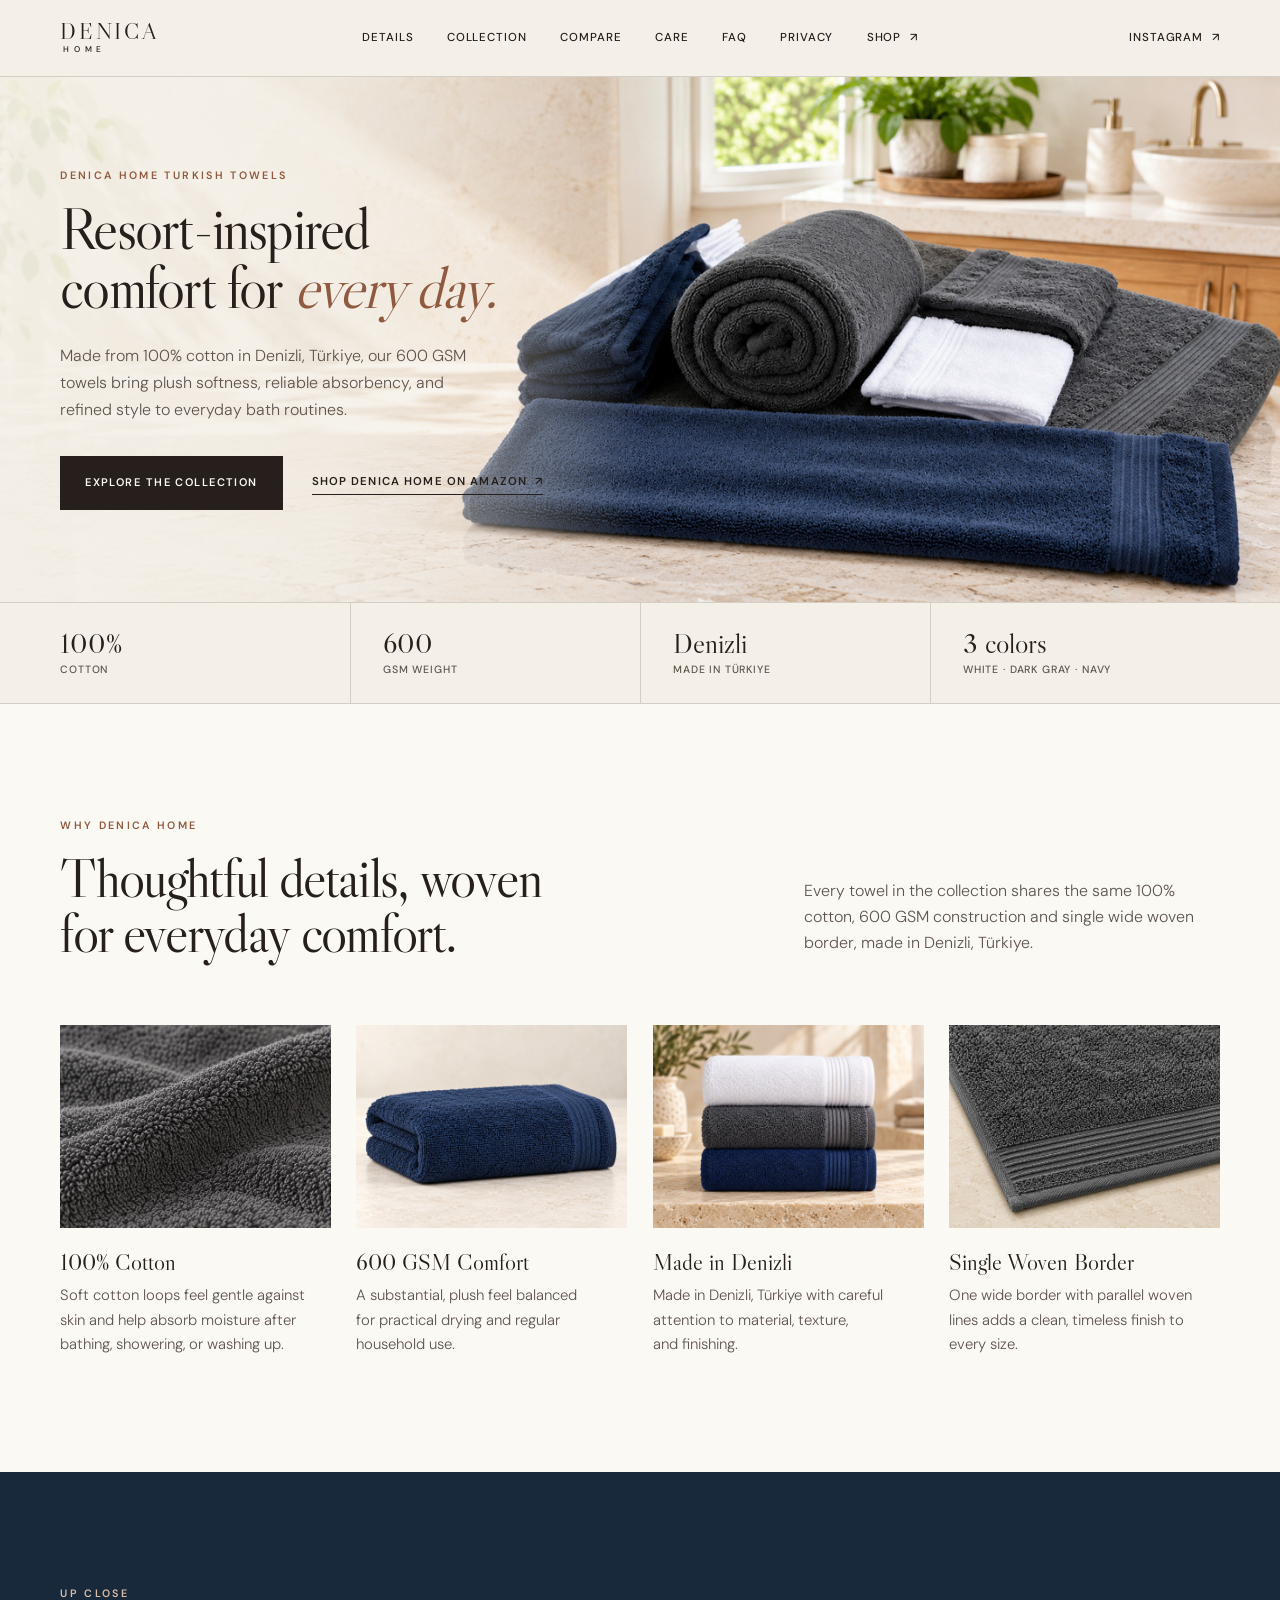
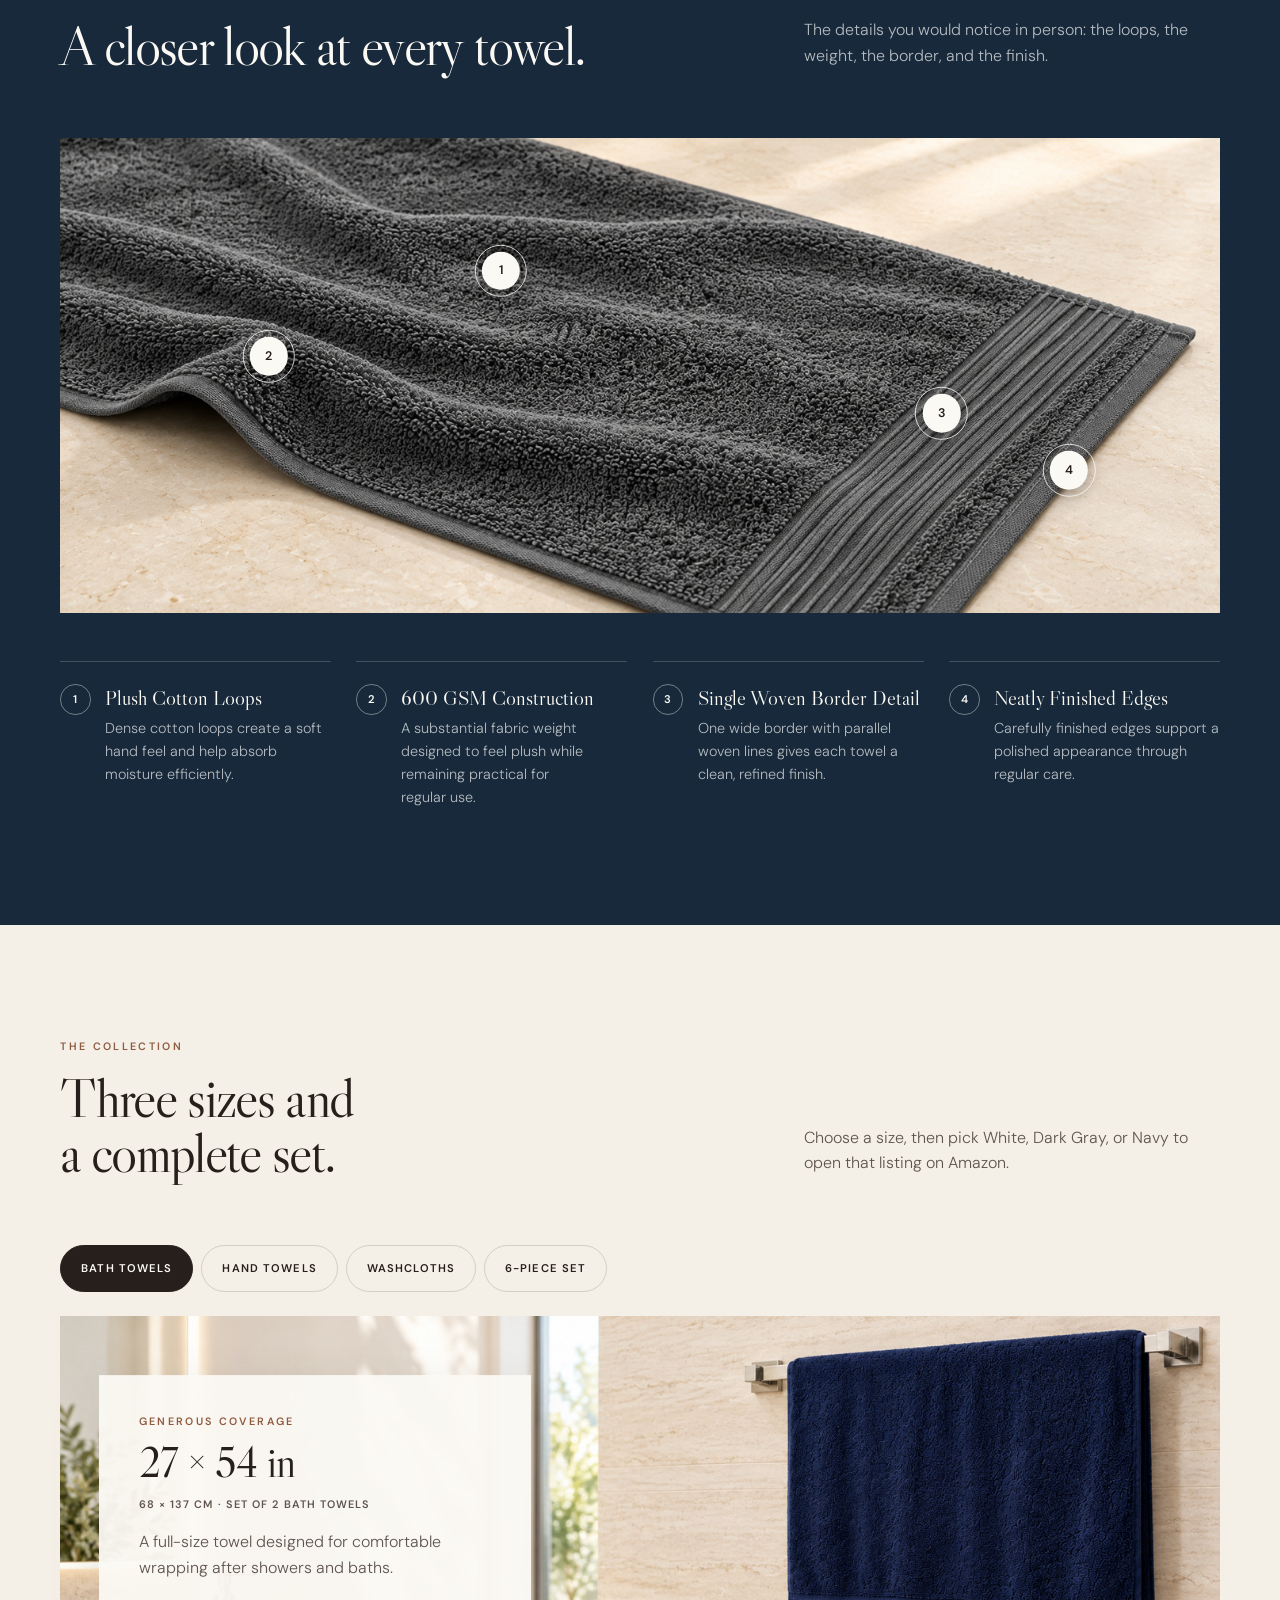
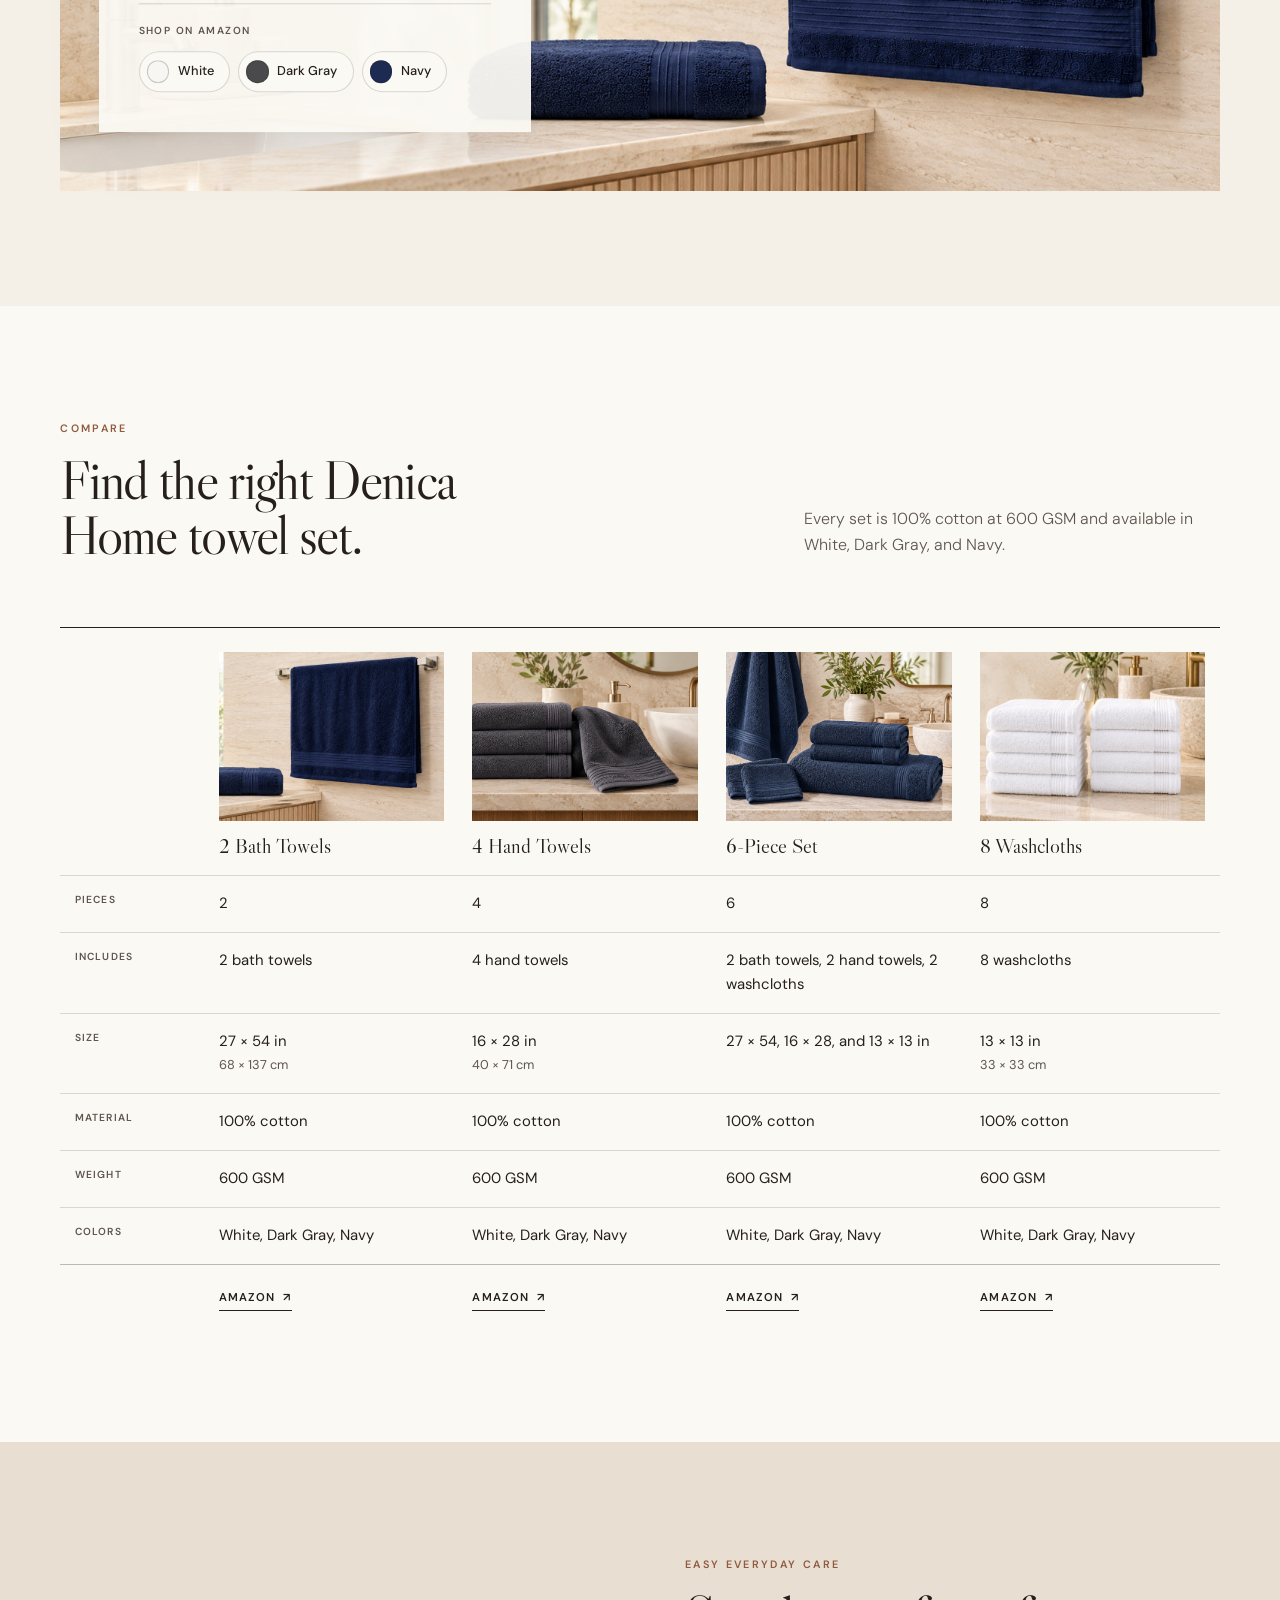
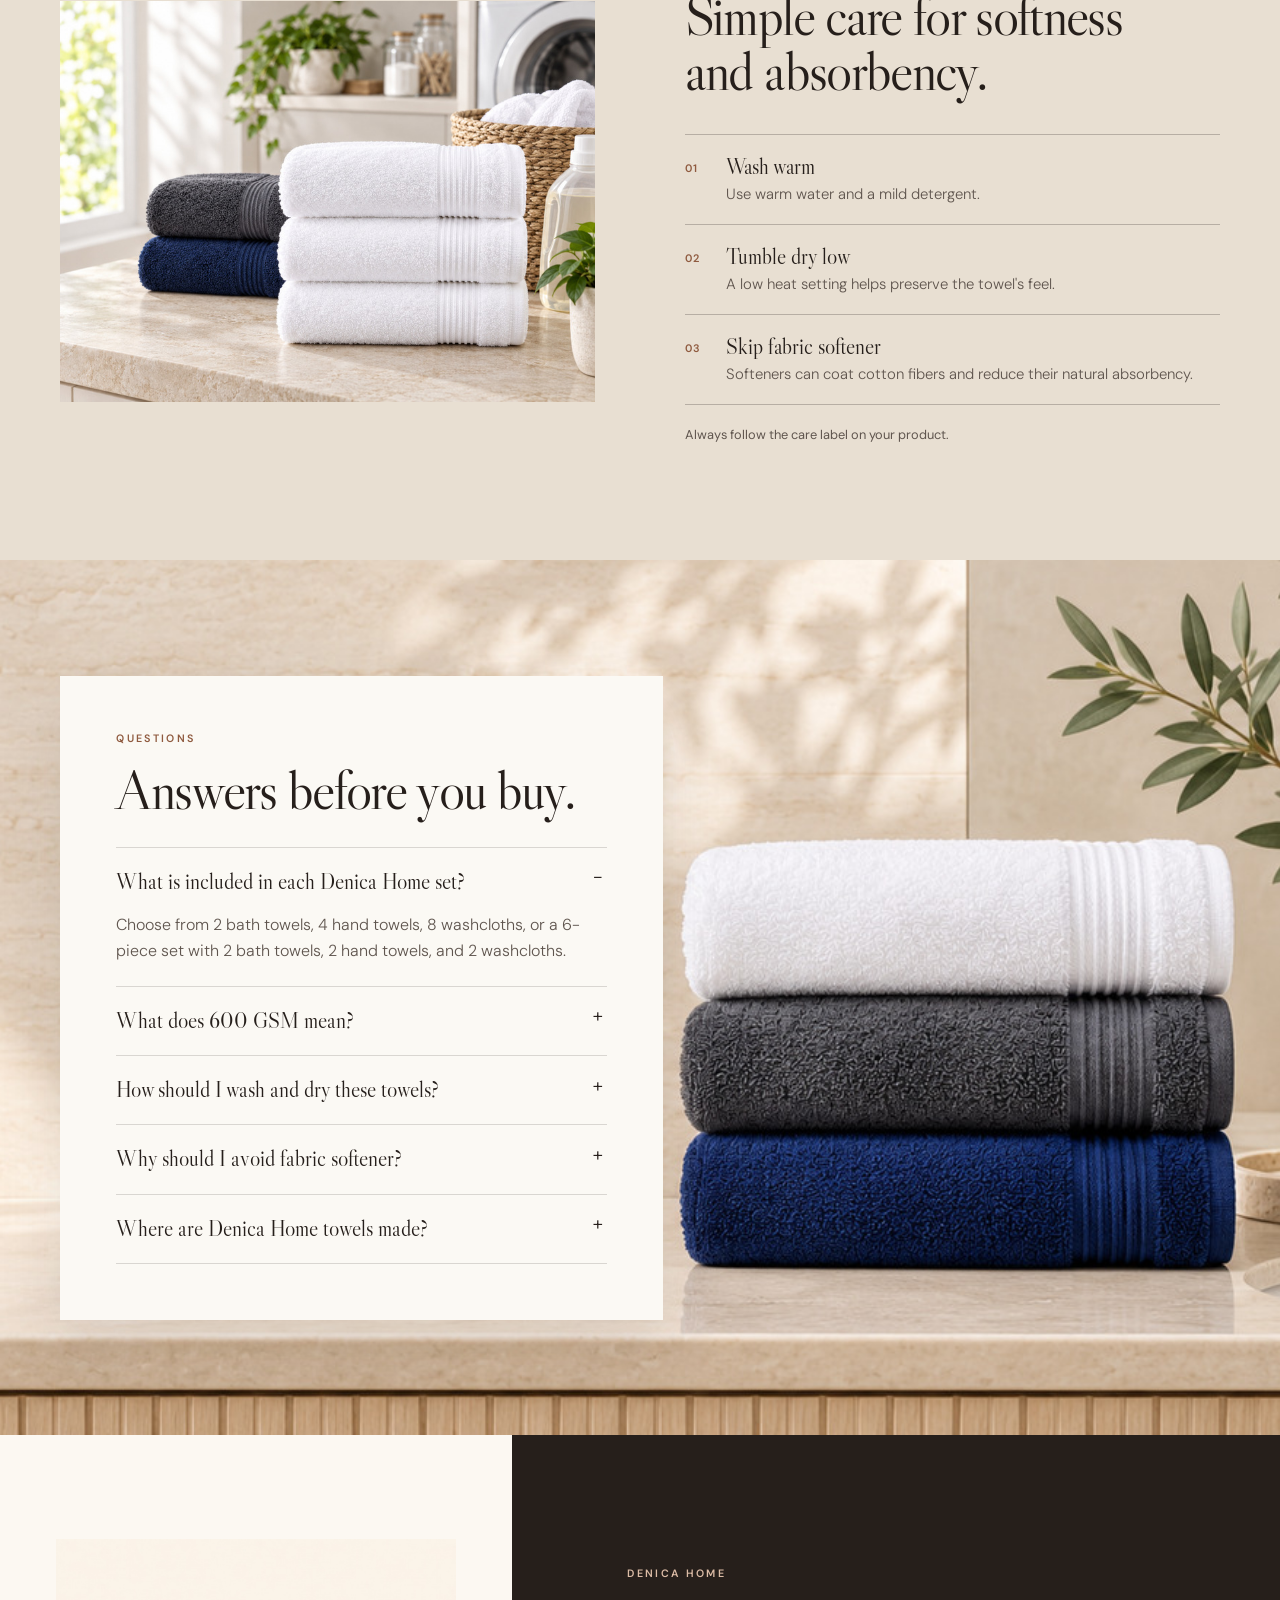
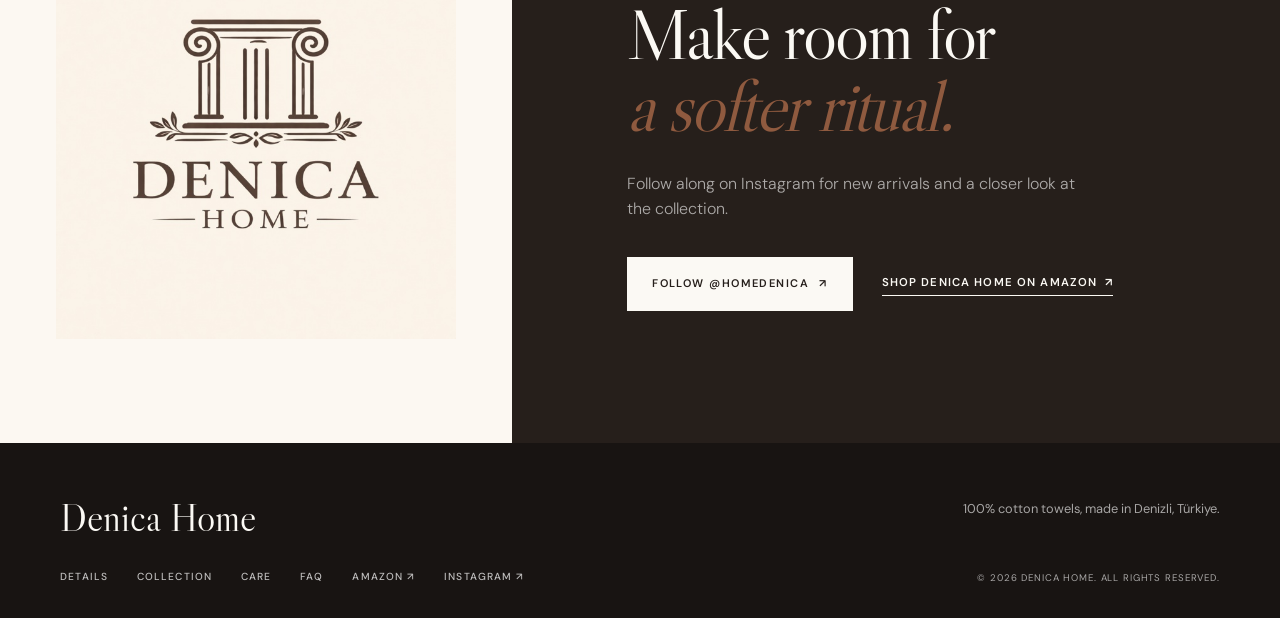
<file: index.html>
<!doctype html>
<html lang="en">
  <head>
    <meta charset="UTF-8" />
    <meta name="viewport" content="width=device-width, initial-scale=1" />
    <title>Denica Home | 100% Cotton Turkish Towels, Made in Denizli</title>
    <meta
      name="description"
      content="Denica Home makes 600 GSM, 100% cotton towels in Denizli, Türkiye. Bath towels, hand towels, washcloths, and 6-piece sets in White, Dark Gray, and Navy."
    />
    <link rel="canonical" href="https://denicahome.com/" />
    <meta name="theme-color" content="#f4f0e8" />
    <link rel="icon" type="image/png" href="favicon.png" />
    <link rel="apple-touch-icon" href="apple-touch-icon.png" />
    <meta property="og:type" content="website" />
    <meta property="og:site_name" content="Denica Home" />
    <meta property="og:title" content="Denica Home | Turkish Cotton Towels" />
    <meta
      property="og:description"
      content="Resort-inspired comfort for every day: 600 GSM, 100% cotton towels made in Denizli, Türkiye."
    />
    <meta property="og:url" content="https://denicahome.com/" />
    <meta property="og:image" content="https://denicahome.com/assets/images/hero-desktop.jpg" />
    <meta property="og:image:width" content="1464" />
    <meta property="og:image:height" content="600" />
    <meta
      property="og:image:alt"
      content="White, dark gray, and navy Denica Home cotton towels arranged in a bright modern bathroom."
    />
    <meta name="twitter:card" content="summary_large_image" />
    <link rel="preconnect" href="https://fonts.googleapis.com" />
    <link rel="preconnect" href="https://fonts.gstatic.com" crossorigin />
    <link
      href="https://fonts.googleapis.com/css2?family=DM+Sans:wght@300;400;500;600&family=Libre+Caslon+Display&display=swap"
      rel="stylesheet"
    />
    <link rel="stylesheet" href="styles.css" />
    <script>document.documentElement.classList.add("js");</script>
    <script src="script.js" defer></script>
    <script type="application/ld+json">
      {
        "@context": "https://schema.org",
        "@type": "Organization",
        "name": "Denica Home",
        "url": "https://denicahome.com/",
        "logo": "https://denicahome.com/assets/images/logo.jpg",
        "sameAs": [
          "https://www.instagram.com/homedenica",
          "https://www.amazon.com/stores/page/C62F9D88-0C11-45D5-887A-6C8369CAFEA2"
        ]
      }
    </script>
  </head>
  <body>
    <a class="skip-link" href="#main">Skip to content</a>

    <header class="site-header" data-header>
      <div class="nav-shell">
        <a class="wordmark" href="#top" aria-label="Denica Home, back to top">
          <span>Denica</span>
          <small>Home</small>
        </a>
        <button
          class="menu-toggle"
          type="button"
          aria-expanded="false"
          aria-controls="site-nav"
          data-menu-toggle
        >
          <span class="sr-only">Open menu</span>
          <span></span>
          <span></span>
        </button>
        <nav class="site-nav" id="site-nav" aria-label="Primary navigation" data-nav>
          <a href="#details">Details</a>
          <a href="#collection">Collection</a>
          <a href="#compare">Compare</a>
          <a href="#care">Care</a>
          <a href="#faq">FAQ</a>
          <a href="/privacy-policy.html">Privacy</a>
          <a
            class="nav-shop"
            href="https://www.amazon.com/stores/page/C62F9D88-0C11-45D5-887A-6C8369CAFEA2"
            target="_blank"
            rel="noopener"
          >
            Shop <span aria-hidden="true">↗</span>
          </a>
        </nav>
        <a
          class="nav-link-external"
          href="https://www.instagram.com/homedenica"
          target="_blank"
          rel="noopener"
        >
          Instagram <span aria-hidden="true">↗</span>
        </a>
      </div>
    </header>

    <main id="main">
      <!-- Module 1: hero -->
      <section class="hero" id="top">
        <picture class="hero-media">
          <source
            media="(max-width: 760px)"
            srcset="assets/images/hero-mobile.jpg"
            width="600"
            height="450"
          />
          <img
            src="assets/images/hero-desktop.jpg"
            width="1464"
            height="600"
            alt="White, dark gray, and navy Denica Home cotton towels arranged in a bright modern bathroom."
            fetchpriority="high"
          />
        </picture>
        <div class="hero-copy">
          <p class="kicker">Denica Home Turkish Towels</p>
          <h1>Resort-inspired comfort for <em>every day.</em></h1>
          <p class="hero-intro">
            Made from 100% cotton in Denizli, Türkiye, our 600 GSM towels bring plush softness,
            reliable absorbency, and refined style to everyday bath routines.
          </p>
          <div class="hero-actions">
            <a class="button button-dark" href="#collection">Explore the collection</a>
            <a
              class="text-link"
              href="https://www.amazon.com/stores/page/C62F9D88-0C11-45D5-887A-6C8369CAFEA2"
              target="_blank"
              rel="noopener"
            >
              Shop Denica Home on Amazon <span aria-hidden="true">↗</span>
            </a>
          </div>
        </div>
      </section>

      <section class="facts" aria-label="Product highlights">
        <dl class="container facts-list">
          <div><dt>100%</dt><dd>Cotton</dd></div>
          <div><dt>600</dt><dd>GSM weight</dd></div>
          <div><dt>Denizli</dt><dd>Made in Türkiye</dd></div>
          <div><dt>3 colors</dt><dd>White · Dark Gray · Navy</dd></div>
        </dl>
      </section>

      <!-- Module 2: four details -->
      <section class="section details" id="details">
        <div class="container">
          <div class="section-head reveal">
            <div>
              <p class="kicker">Why Denica Home</p>
              <h2>Thoughtful details, woven for everyday comfort.</h2>
            </div>
            <p>
              Every towel in the collection shares the same 100% cotton, 600 GSM construction and
              single wide woven border, made in Denizli, Türkiye.
            </p>
          </div>

          <ul class="feature-grid">
            <li class="feature-card reveal">
              <img
                src="assets/images/detail-cotton.jpg"
                width="600"
                height="450"
                loading="lazy"
                alt="Close-up of dense dark gray cotton terry loops."
              />
              <h3>100% Cotton</h3>
              <p>
                Soft cotton loops feel gentle against skin and help absorb moisture after bathing,
                showering, or washing up.
              </p>
            </li>
            <li class="feature-card reveal">
              <img
                src="assets/images/detail-gsm.jpg"
                width="600"
                height="450"
                loading="lazy"
                alt="Folded navy Denica Home towel showing its plush thickness."
              />
              <h3>600 GSM Comfort</h3>
              <p>A substantial, plush feel balanced for practical drying and regular household use.</p>
            </li>
            <li class="feature-card reveal">
              <img
                src="assets/images/detail-denizli.jpg"
                width="600"
                height="450"
                loading="lazy"
                alt="Stack of white, dark gray, and navy Denica Home towels on a stone ledge."
              />
              <h3>Made in Denizli</h3>
              <p>Made in Denizli, Türkiye with careful attention to material, texture, and finishing.</p>
            </li>
            <li class="feature-card reveal">
              <img
                src="assets/images/detail-border.jpg"
                width="600"
                height="450"
                loading="lazy"
                alt="Corner of a dark gray towel showing the woven border and finished edge."
              />
              <h3>Single Woven Border</h3>
              <p>One wide border with parallel woven lines adds a clean, timeless finish to every size.</p>
            </li>
          </ul>
        </div>
      </section>

      <!-- Module 3: hotspots -->
      <section class="section closeup" id="closeup" aria-labelledby="closeup-title">
        <div class="container">
          <div class="section-head reveal">
            <div>
              <p class="kicker">Up close</p>
              <h2 id="closeup-title">A closer look at every towel.</h2>
            </div>
            <p>The details you would notice in person: the loops, the weight, the border, and the finish.</p>
          </div>

          <figure class="closeup-figure reveal">
            <picture>
              <source
                media="(max-width: 760px)"
                srcset="assets/images/closeup-mobile.jpg"
                width="600"
                height="450"
              />
              <img
                src="assets/images/closeup-desktop.jpg"
                width="1464"
                height="600"
                loading="lazy"
                alt="Close-up of a Denica Home 600 GSM cotton towel showing loops, its single wide woven border, and finished edge."
              />
            </picture>
            <span class="pin" data-hotspot="1" style="--x: 38%; --y: 28%; --mx: 62%; --my: 22%" aria-hidden="true">1</span>
            <span class="pin" data-hotspot="2" style="--x: 18%; --y: 46%; --mx: 28%; --my: 42%" aria-hidden="true">2</span>
            <span class="pin" data-hotspot="3" style="--x: 76%; --y: 58%; --mx: 70%; --my: 66%" aria-hidden="true">3</span>
            <span class="pin" data-hotspot="4" style="--x: 87%; --y: 70%; --mx: 14%; --my: 63%" aria-hidden="true">4</span>
          </figure>

          <ol class="closeup-list">
            <li data-hotspot="1">
              <span class="closeup-num" aria-hidden="true">1</span>
              <div>
                <h3>Plush Cotton Loops</h3>
                <p>Dense cotton loops create a soft hand feel and help absorb moisture efficiently.</p>
              </div>
            </li>
            <li data-hotspot="2">
              <span class="closeup-num" aria-hidden="true">2</span>
              <div>
                <h3>600 GSM Construction</h3>
                <p>A substantial fabric weight designed to feel plush while remaining practical for regular use.</p>
              </div>
            </li>
            <li data-hotspot="3">
              <span class="closeup-num" aria-hidden="true">3</span>
              <div>
                <h3>Single Woven Border Detail</h3>
                <p>One wide border with parallel woven lines gives each towel a clean, refined finish.</p>
              </div>
            </li>
            <li data-hotspot="4">
              <span class="closeup-num" aria-hidden="true">4</span>
              <div>
                <h3>Neatly Finished Edges</h3>
                <p>Carefully finished edges support a polished appearance through regular care.</p>
              </div>
            </li>
          </ol>
        </div>
      </section>

      <!-- Module 4: collection carousel -->
      <section class="section collection" id="collection">
        <div class="container">
          <div class="section-head reveal">
            <div>
              <p class="kicker">The collection</p>
              <h2>Three sizes and a complete set.</h2>
            </div>
            <p>Choose a size, then pick White, Dark Gray, or Navy to open that listing on Amazon.</p>
          </div>

          <div class="tabs reveal" data-tabs>
            <div class="tab-list" role="tablist" aria-label="Towel sizes and sets">
              <button class="tab" type="button" role="tab" id="tab-bath" aria-controls="panel-bath" aria-selected="true">Bath Towels</button>
              <button class="tab" type="button" role="tab" id="tab-hand" aria-controls="panel-hand" aria-selected="false">Hand Towels</button>
              <button class="tab" type="button" role="tab" id="tab-wash" aria-controls="panel-wash" aria-selected="false">Washcloths</button>
              <button class="tab" type="button" role="tab" id="tab-set" aria-controls="panel-set" aria-selected="false">6-Piece Set</button>
            </div>

            <article class="tab-panel" role="tabpanel" id="panel-bath" aria-labelledby="tab-bath">
              <picture class="panel-media">
                <source media="(max-width: 760px)" srcset="assets/images/size-bath-mobile.jpg" width="600" height="450" />
                <img
                  src="assets/images/size-bath-desktop.jpg"
                  width="1464"
                  height="600"
                  loading="lazy"
                  alt="Navy bath towel hanging on a towel bar beside a folded bath towel on a stone vanity."
                />
              </picture>
              <div class="panel-copy">
                <p class="kicker">Generous coverage</p>
                <h3>27 × 54 in</h3>
                <p class="panel-meta">68 × 137 cm · Set of 2 bath towels</p>
                <p class="panel-body">A full-size towel designed for comfortable wrapping after showers and baths.</p>
                <div class="shop-row">
                  <p class="shop-label">Shop on Amazon</p>
                  <ul class="swatch-links">
                    <li><a class="swatch-link" href="https://www.amazon.com/dp/B0H2NH7V3G" target="_blank" rel="noopener" aria-label="Shop 2 bath towels in White on Amazon"><span class="swatch swatch-white" aria-hidden="true"></span>White</a></li>
                    <li><a class="swatch-link" href="https://www.amazon.com/dp/B0H2N66Z7J" target="_blank" rel="noopener" aria-label="Shop 2 bath towels in Dark Gray on Amazon"><span class="swatch swatch-gray" aria-hidden="true"></span>Dark Gray</a></li>
                    <li><a class="swatch-link" href="https://www.amazon.com/dp/B0H2NKH9DL" target="_blank" rel="noopener" aria-label="Shop 2 bath towels in Navy on Amazon"><span class="swatch swatch-navy" aria-hidden="true"></span>Navy</a></li>
                  </ul>
                </div>
              </div>
            </article>

            <article class="tab-panel" role="tabpanel" id="panel-hand" aria-labelledby="tab-hand">
              <picture class="panel-media">
                <source media="(max-width: 760px)" srcset="assets/images/size-hand-mobile.jpg" width="600" height="450" />
                <img
                  src="assets/images/size-hand-desktop.jpg"
                  width="1464"
                  height="600"
                  loading="lazy"
                  alt="Stack of dark gray hand towels beside a draped hand towel on a stone vanity."
                />
              </picture>
              <div class="panel-copy">
                <p class="kicker">Everyday versatility</p>
                <h3>16 × 28 in</h3>
                <p class="panel-meta">40 × 71 cm · Set of 4 hand towels</p>
                <p class="panel-body">A practical size for sinks, guest bathrooms, and daily hand drying.</p>
                <div class="shop-row">
                  <p class="shop-label">Shop on Amazon</p>
                  <ul class="swatch-links">
                    <li><a class="swatch-link" href="https://www.amazon.com/dp/B0H2N7D4CH" target="_blank" rel="noopener" aria-label="Shop 4 hand towels in White on Amazon"><span class="swatch swatch-white" aria-hidden="true"></span>White</a></li>
                    <li><a class="swatch-link" href="https://www.amazon.com/dp/B0H2N9F9ZK" target="_blank" rel="noopener" aria-label="Shop 4 hand towels in Dark Gray on Amazon"><span class="swatch swatch-gray" aria-hidden="true"></span>Dark Gray</a></li>
                    <li><a class="swatch-link" href="https://www.amazon.com/dp/B0H2NF18XM" target="_blank" rel="noopener" aria-label="Shop 4 hand towels in Navy on Amazon"><span class="swatch swatch-navy" aria-hidden="true"></span>Navy</a></li>
                  </ul>
                </div>
              </div>
            </article>

            <article class="tab-panel" role="tabpanel" id="panel-wash" aria-labelledby="tab-wash">
              <picture class="panel-media">
                <source media="(max-width: 760px)" srcset="assets/images/size-wash-mobile.jpg" width="600" height="450" />
                <img
                  src="assets/images/size-wash-desktop.jpg"
                  width="1464"
                  height="600"
                  loading="lazy"
                  alt="Two stacks of four white washcloths on a marble counter."
                />
              </picture>
              <div class="panel-copy">
                <p class="kicker">Soft daily essential</p>
                <h3>13 × 13 in</h3>
                <p class="panel-meta">33 × 33 cm · Set of 8 washcloths</p>
                <p class="panel-body">Compact cotton washcloths for face, body, and everyday bathroom routines.</p>
                <div class="shop-row">
                  <p class="shop-label">Shop on Amazon</p>
                  <ul class="swatch-links">
                    <li><a class="swatch-link" href="https://www.amazon.com/dp/B0H2N8LWCP" target="_blank" rel="noopener" aria-label="Shop 8 washcloths in White on Amazon"><span class="swatch swatch-white" aria-hidden="true"></span>White</a></li>
                    <li><a class="swatch-link" href="https://www.amazon.com/dp/B0H2NJL583" target="_blank" rel="noopener" aria-label="Shop 8 washcloths in Dark Gray on Amazon"><span class="swatch swatch-gray" aria-hidden="true"></span>Dark Gray</a></li>
                    <li><a class="swatch-link" href="https://www.amazon.com/dp/B0H2N74WW1" target="_blank" rel="noopener" aria-label="Shop 8 washcloths in Navy on Amazon"><span class="swatch swatch-navy" aria-hidden="true"></span>Navy</a></li>
                  </ul>
                </div>
              </div>
            </article>

            <article class="tab-panel" role="tabpanel" id="panel-set" aria-labelledby="tab-set">
              <picture class="panel-media">
                <source media="(max-width: 760px)" srcset="assets/images/size-set-mobile.jpg" width="600" height="450" />
                <img
                  src="assets/images/size-set-desktop.jpg"
                  width="1464"
                  height="600"
                  loading="lazy"
                  alt="Navy 6-piece towel set with bath towels, hand towels, and washcloths on a stone vanity."
                />
              </picture>
              <div class="panel-copy">
                <p class="kicker">Coordinated comfort</p>
                <h3>A complete bath set</h3>
                <p class="panel-meta">2 bath · 2 hand · 2 washcloths</p>
                <p class="panel-body">Includes 2 bath towels, 2 hand towels, and 2 washcloths in one color.</p>
                <div class="shop-row">
                  <p class="shop-label">Shop on Amazon</p>
                  <ul class="swatch-links">
                    <li><a class="swatch-link" href="https://www.amazon.com/dp/B0H2NB3DXV" target="_blank" rel="noopener" aria-label="Shop the 6-piece set in White on Amazon"><span class="swatch swatch-white" aria-hidden="true"></span>White</a></li>
                    <li><a class="swatch-link" href="https://www.amazon.com/dp/B0H2NH65MD" target="_blank" rel="noopener" aria-label="Shop the 6-piece set in Dark Gray on Amazon"><span class="swatch swatch-gray" aria-hidden="true"></span>Dark Gray</a></li>
                    <li><a class="swatch-link" href="https://www.amazon.com/dp/B0H2N4HT84" target="_blank" rel="noopener" aria-label="Shop the 6-piece set in Navy on Amazon"><span class="swatch swatch-navy" aria-hidden="true"></span>Navy</a></li>
                  </ul>
                </div>
              </div>
            </article>
          </div>
        </div>
      </section>

      <!-- Module 6: comparison table -->
      <section class="section compare" id="compare" aria-labelledby="compare-title">
        <div class="container">
          <div class="section-head reveal">
            <div>
              <p class="kicker">Compare</p>
              <h2 id="compare-title">Find the right Denica Home towel set.</h2>
            </div>
            <p>Every set is 100% cotton at 600 GSM and available in White, Dark Gray, and Navy.</p>
          </div>

          <div class="table-wrap reveal" role="region" aria-labelledby="compare-title" tabindex="0">
            <table class="compare-table">
              <colgroup>
                <col class="col-feature" />
                <col span="4" />
              </colgroup>
              <thead>
                <tr>
                  <th scope="col"><span class="sr-only">Feature</span></th>
                  <th scope="col">
                    <img src="assets/images/size-bath-mobile.jpg" width="600" height="450" loading="lazy" alt="" />
                    2 Bath Towels
                  </th>
                  <th scope="col">
                    <img src="assets/images/size-hand-mobile.jpg" width="600" height="450" loading="lazy" alt="" />
                    4 Hand Towels
                  </th>
                  <th scope="col">
                    <img src="assets/images/size-set-mobile.jpg" width="600" height="450" loading="lazy" alt="" />
                    6-Piece Set
                  </th>
                  <th scope="col">
                    <img src="assets/images/size-wash-mobile.jpg" width="600" height="450" loading="lazy" alt="" />
                    8 Washcloths
                  </th>
                </tr>
              </thead>
              <tbody>
                <tr>
                  <th scope="row">Pieces</th>
                  <td>2</td><td>4</td><td>6</td><td>8</td>
                </tr>
                <tr>
                  <th scope="row">Includes</th>
                  <td>2 bath towels</td>
                  <td>4 hand towels</td>
                  <td>2 bath towels, 2 hand towels, 2 washcloths</td>
                  <td>8 washcloths</td>
                </tr>
                <tr>
                  <th scope="row">Size</th>
                  <td>27 × 54 in<br /><small>68 × 137 cm</small></td>
                  <td>16 × 28 in<br /><small>40 × 71 cm</small></td>
                  <td>27 × 54, 16 × 28, and 13 × 13 in</td>
                  <td>13 × 13 in<br /><small>33 × 33 cm</small></td>
                </tr>
                <tr>
                  <th scope="row">Material</th>
                  <td>100% cotton</td><td>100% cotton</td><td>100% cotton</td><td>100% cotton</td>
                </tr>
                <tr>
                  <th scope="row">Weight</th>
                  <td>600 GSM</td><td>600 GSM</td><td>600 GSM</td><td>600 GSM</td>
                </tr>
                <tr>
                  <th scope="row">Colors</th>
                  <td>White, Dark Gray, Navy</td>
                  <td>White, Dark Gray, Navy</td>
                  <td>White, Dark Gray, Navy</td>
                  <td>White, Dark Gray, Navy</td>
                </tr>
              </tbody>
              <tfoot>
                <tr>
                  <th scope="row"><span class="sr-only">Shop</span></th>
                  <td><a class="text-link" href="https://www.amazon.com/dp/B0H2NH7V3G" target="_blank" rel="noopener" aria-label="View 2 bath towels on Amazon">Amazon <span aria-hidden="true">↗</span></a></td>
                  <td><a class="text-link" href="https://www.amazon.com/dp/B0H2N7D4CH" target="_blank" rel="noopener" aria-label="View 4 hand towels on Amazon">Amazon <span aria-hidden="true">↗</span></a></td>
                  <td><a class="text-link" href="https://www.amazon.com/dp/B0H2NB3DXV" target="_blank" rel="noopener" aria-label="View the 6-piece set on Amazon">Amazon <span aria-hidden="true">↗</span></a></td>
                  <td><a class="text-link" href="https://www.amazon.com/dp/B0H2N8LWCP" target="_blank" rel="noopener" aria-label="View 8 washcloths on Amazon">Amazon <span aria-hidden="true">↗</span></a></td>
                </tr>
              </tfoot>
            </table>
          </div>
        </div>
      </section>

      <!-- Module 5: care -->
      <section class="section care" id="care">
        <div class="container care-layout">
          <div class="care-media reveal">
            <img
              src="assets/images/care.jpg"
              width="800"
              height="600"
              loading="lazy"
              alt="Folded Denica Home cotton towels arranged in a clean linen-care setting."
            />
          </div>
          <div class="care-copy reveal">
            <p class="kicker">Easy everyday care</p>
            <h2>Simple care for softness and absorbency.</h2>
            <ol class="care-steps">
              <li>
                <div><strong>Wash warm</strong><span>Use warm water and a mild detergent.</span></div>
              </li>
              <li>
                <div><strong>Tumble dry low</strong><span>A low heat setting helps preserve the towel's feel.</span></div>
              </li>
              <li>
                <div>
                  <strong>Skip fabric softener</strong>
                  <span>Softeners can coat cotton fibers and reduce their natural absorbency.</span>
                </div>
              </li>
            </ol>
            <p class="care-note">Always follow the care label on your product.</p>
          </div>
        </div>
      </section>

      <!-- Module 7: Q&A -->
      <section class="faq" id="faq" aria-labelledby="faq-title">
        <picture class="faq-media">
          <img src="assets/images/faq-background.jpg" width="1464" height="600" loading="lazy" alt="" />
        </picture>
        <div class="container">
          <div class="faq-card reveal">
            <p class="kicker">Questions</p>
            <h2 id="faq-title">Answers before you buy.</h2>
            <div class="accordion">
              <details open>
                <summary>What is included in each Denica Home set?</summary>
                <p>
                  Choose from 2 bath towels, 4 hand towels, 8 washcloths, or a 6-piece set with 2 bath
                  towels, 2 hand towels, and 2 washcloths.
                </p>
              </details>
              <details>
                <summary>What does 600 GSM mean?</summary>
                <p>
                  GSM measures fabric weight. At 600 GSM, Denica Home towels have a plush, substantial
                  feel while remaining practical for regular household use.
                </p>
              </details>
              <details>
                <summary>How should I wash and dry these towels?</summary>
                <p>
                  Wash in warm water with a mild detergent and tumble dry on low. Follow the care label
                  on the product.
                </p>
              </details>
              <details>
                <summary>Why should I avoid fabric softener?</summary>
                <p>
                  Fabric softeners can coat cotton fibers and reduce their natural absorbency. Use a
                  mild detergent instead.
                </p>
              </details>
              <details>
                <summary>Where are Denica Home towels made?</summary>
                <p>Denica Home towels are made from 100% cotton in Denizli, Türkiye.</p>
              </details>
            </div>
          </div>
        </div>
      </section>

      <section class="closing-section">
        <div class="closing-logo">
          <img src="assets/images/logo.jpg" width="640" height="640" loading="lazy" alt="Denica Home" />
        </div>
        <div class="closing-copy reveal">
          <p class="kicker">Denica Home</p>
          <h2>Make room for<br /><em>a softer ritual.</em></h2>
          <p>Follow along on Instagram for new arrivals and a closer look at the collection.</p>
          <div class="closing-actions">
            <a class="button button-light" href="https://www.instagram.com/homedenica" target="_blank" rel="noopener">
              Follow @homedenica <span aria-hidden="true">↗</span>
            </a>
            <a class="text-link text-link-light" href="https://www.amazon.com/stores/page/C62F9D88-0C11-45D5-887A-6C8369CAFEA2" target="_blank" rel="noopener">
              Shop Denica Home on Amazon <span aria-hidden="true">↗</span>
            </a>
          </div>
        </div>
      </section>
    </main>

    <footer class="site-footer">
      <div class="container footer-inner">
        <a class="footer-wordmark" href="#top">Denica Home</a>
        <p>100% cotton towels, made in Denizli, Türkiye.</p>
        <div class="footer-links">
          <a href="#details">Details</a>
          <a href="#collection">Collection</a>
          <a href="#care">Care</a>
          <a href="#faq">FAQ</a>
          <a href="https://www.amazon.com/stores/page/C62F9D88-0C11-45D5-887A-6C8369CAFEA2" target="_blank" rel="noopener">Amazon ↗</a>
          <a href="https://www.instagram.com/homedenica" target="_blank" rel="noopener">Instagram ↗</a>
        </div>
        <p class="copyright">© <span data-year>2026</span> Denica Home. All rights reserved.</p>
      </div>
    </footer>
  </body>
</html>
</file>
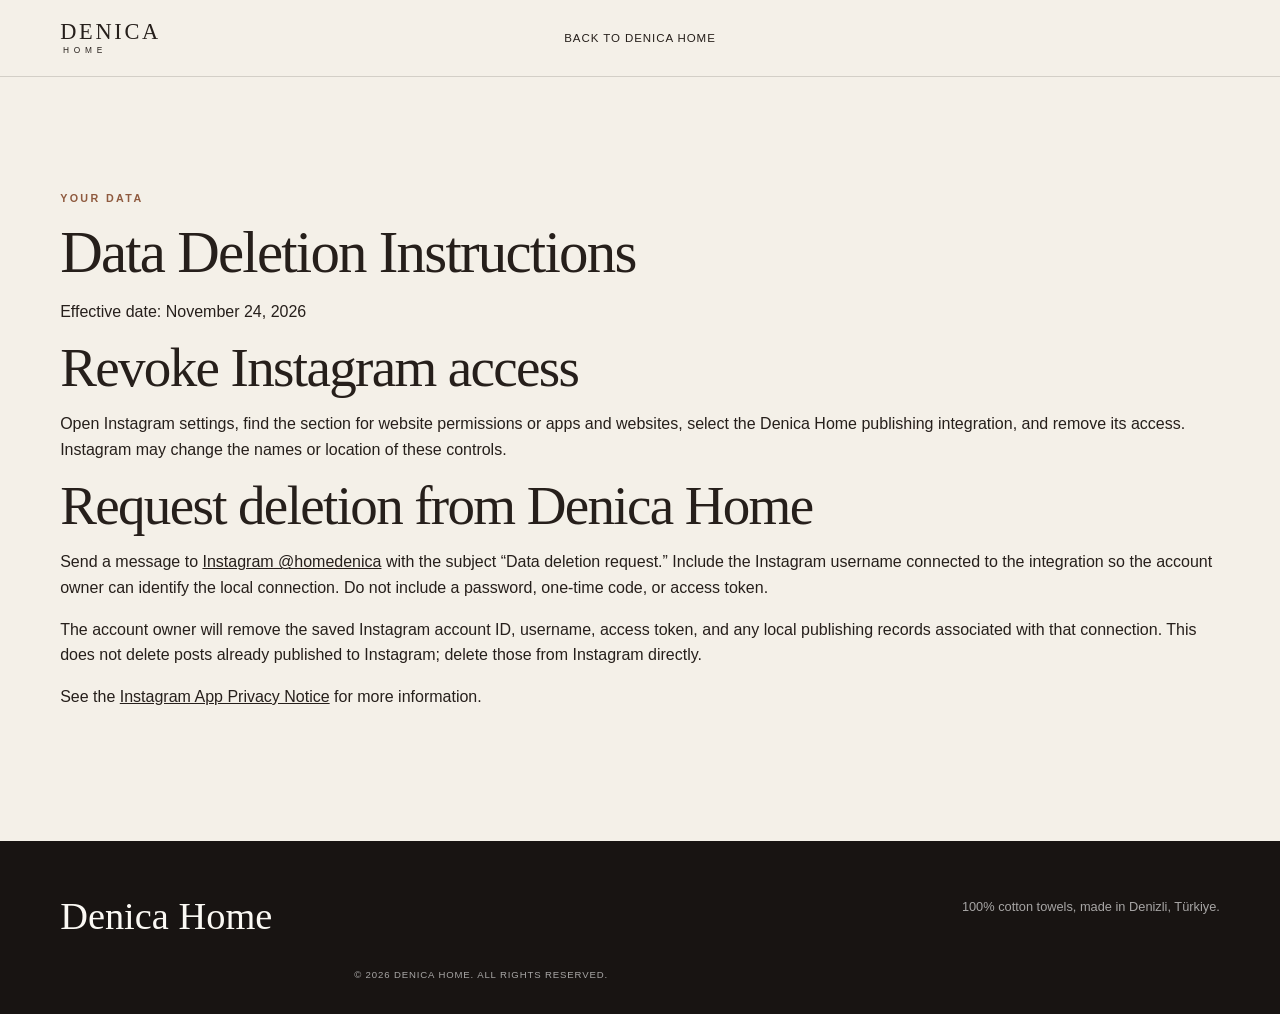
<file: data-deletion.html>
<!doctype html>
<html lang="en">
  <head>
    <meta charset="UTF-8" />
    <meta name="viewport" content="width=device-width, initial-scale=1" />
    <title>Data Deletion | Denica Home</title>
    <meta name="description" content="Instructions for revoking and deleting data associated with Denica Home's Instagram publishing integration." />
    <link rel="canonical" href="https://denicahome.com/data-deletion.html" />
    <link rel="stylesheet" href="styles.css" />
  </head>
  <body>
    <header class="site-header"><div class="nav-shell"><a class="wordmark" href="/" aria-label="Denica Home"><span>Denica</span><small>Home</small></a><a class="nav-link-external" href="/">Back to Denica Home</a></div></header>
    <main id="main"><section class="section"><div class="container">
      <p class="kicker">Your data</p>
      <h1>Data Deletion Instructions</h1>
      <p>Effective date: November 24, 2026</p>
      <h2>Revoke Instagram access</h2>
      <p>Open Instagram settings, find the section for website permissions or apps and websites, select the Denica Home publishing integration, and remove its access. Instagram may change the names or location of these controls.</p>
      <h2>Request deletion from Denica Home</h2>
      <p>Send a message to <a href="https://www.instagram.com/homedenica/">Instagram @homedenica</a> with the subject “Data deletion request.” Include the Instagram username connected to the integration so the account owner can identify the local connection. Do not include a password, one-time code, or access token.</p>
      <p>The account owner will remove the saved Instagram account ID, username, access token, and any local publishing records associated with that connection. This does not delete posts already published to Instagram; delete those from Instagram directly.</p>
      <p>See the <a href="/instagram-privacy-policy.html">Instagram App Privacy Notice</a> for more information.</p>
    </div></section></main>
    <footer class="site-footer"><div class="container footer-inner"><a class="footer-wordmark" href="/">Denica Home</a><p>100% cotton towels, made in Denizli, Türkiye.</p><p class="copyright">© 2026 Denica Home. All rights reserved.</p></div></footer>
  </body>
</html>
</file>
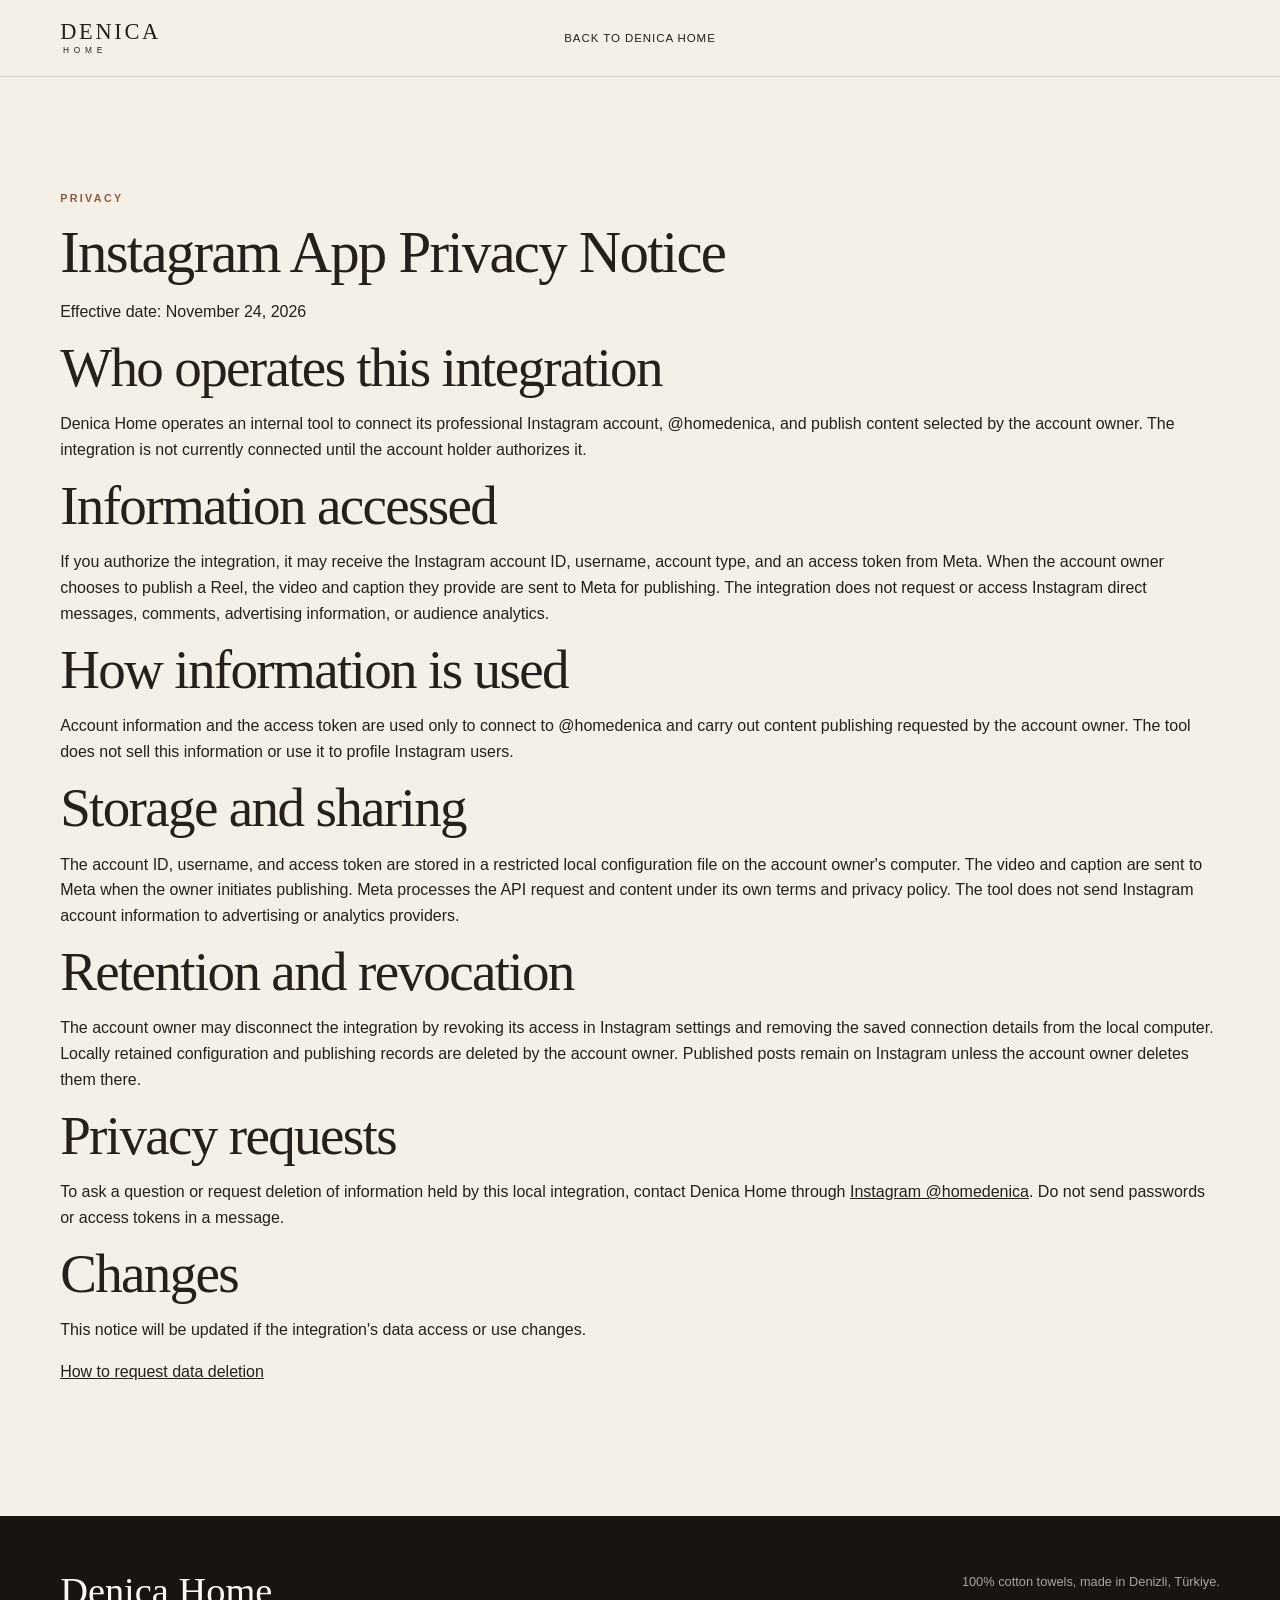
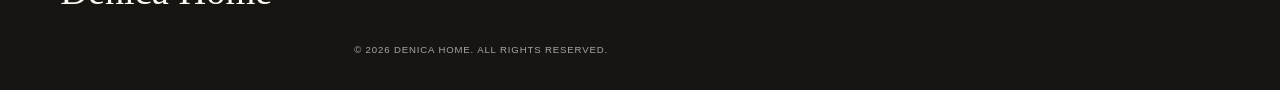
<file: instagram-privacy-policy.html>
<!doctype html>
<html lang="en">
  <head>
    <meta charset="UTF-8" />
    <meta name="viewport" content="width=device-width, initial-scale=1" />
    <title>Instagram App Privacy Notice | Denica Home</title>
    <meta name="description" content="Privacy notice for Denica Home's Instagram publishing integration." />
    <link rel="canonical" href="https://denicahome.com/instagram-privacy-policy.html" />
    <link rel="stylesheet" href="styles.css" />
  </head>
  <body>
    <header class="site-header"><div class="nav-shell"><a class="wordmark" href="/" aria-label="Denica Home"><span>Denica</span><small>Home</small></a><a class="nav-link-external" href="/">Back to Denica Home</a></div></header>
    <main id="main"><section class="section"><div class="container">
      <p class="kicker">Privacy</p>
      <h1>Instagram App Privacy Notice</h1>
      <p>Effective date: November 24, 2026</p>
      <h2>Who operates this integration</h2>
      <p>Denica Home operates an internal tool to connect its professional Instagram account, @homedenica, and publish content selected by the account owner. The integration is not currently connected until the account holder authorizes it.</p>
      <h2>Information accessed</h2>
      <p>If you authorize the integration, it may receive the Instagram account ID, username, account type, and an access token from Meta. When the account owner chooses to publish a Reel, the video and caption they provide are sent to Meta for publishing. The integration does not request or access Instagram direct messages, comments, advertising information, or audience analytics.</p>
      <h2>How information is used</h2>
      <p>Account information and the access token are used only to connect to @homedenica and carry out content publishing requested by the account owner. The tool does not sell this information or use it to profile Instagram users.</p>
      <h2>Storage and sharing</h2>
      <p>The account ID, username, and access token are stored in a restricted local configuration file on the account owner's computer. The video and caption are sent to Meta when the owner initiates publishing. Meta processes the API request and content under its own terms and privacy policy. The tool does not send Instagram account information to advertising or analytics providers.</p>
      <h2>Retention and revocation</h2>
      <p>The account owner may disconnect the integration by revoking its access in Instagram settings and removing the saved connection details from the local computer. Locally retained configuration and publishing records are deleted by the account owner. Published posts remain on Instagram unless the account owner deletes them there.</p>
      <h2>Privacy requests</h2>
      <p>To ask a question or request deletion of information held by this local integration, contact Denica Home through <a href="https://www.instagram.com/homedenica/">Instagram @homedenica</a>. Do not send passwords or access tokens in a message.</p>
      <h2>Changes</h2>
      <p>This notice will be updated if the integration's data access or use changes.</p>
      <p><a href="/data-deletion.html">How to request data deletion</a></p>
    </div></section></main>
    <footer class="site-footer"><div class="container footer-inner"><a class="footer-wordmark" href="/">Denica Home</a><p>100% cotton towels, made in Denizli, Türkiye.</p><p class="copyright">© 2026 Denica Home. All rights reserved.</p></div></footer>
  </body>
</html>
</file>
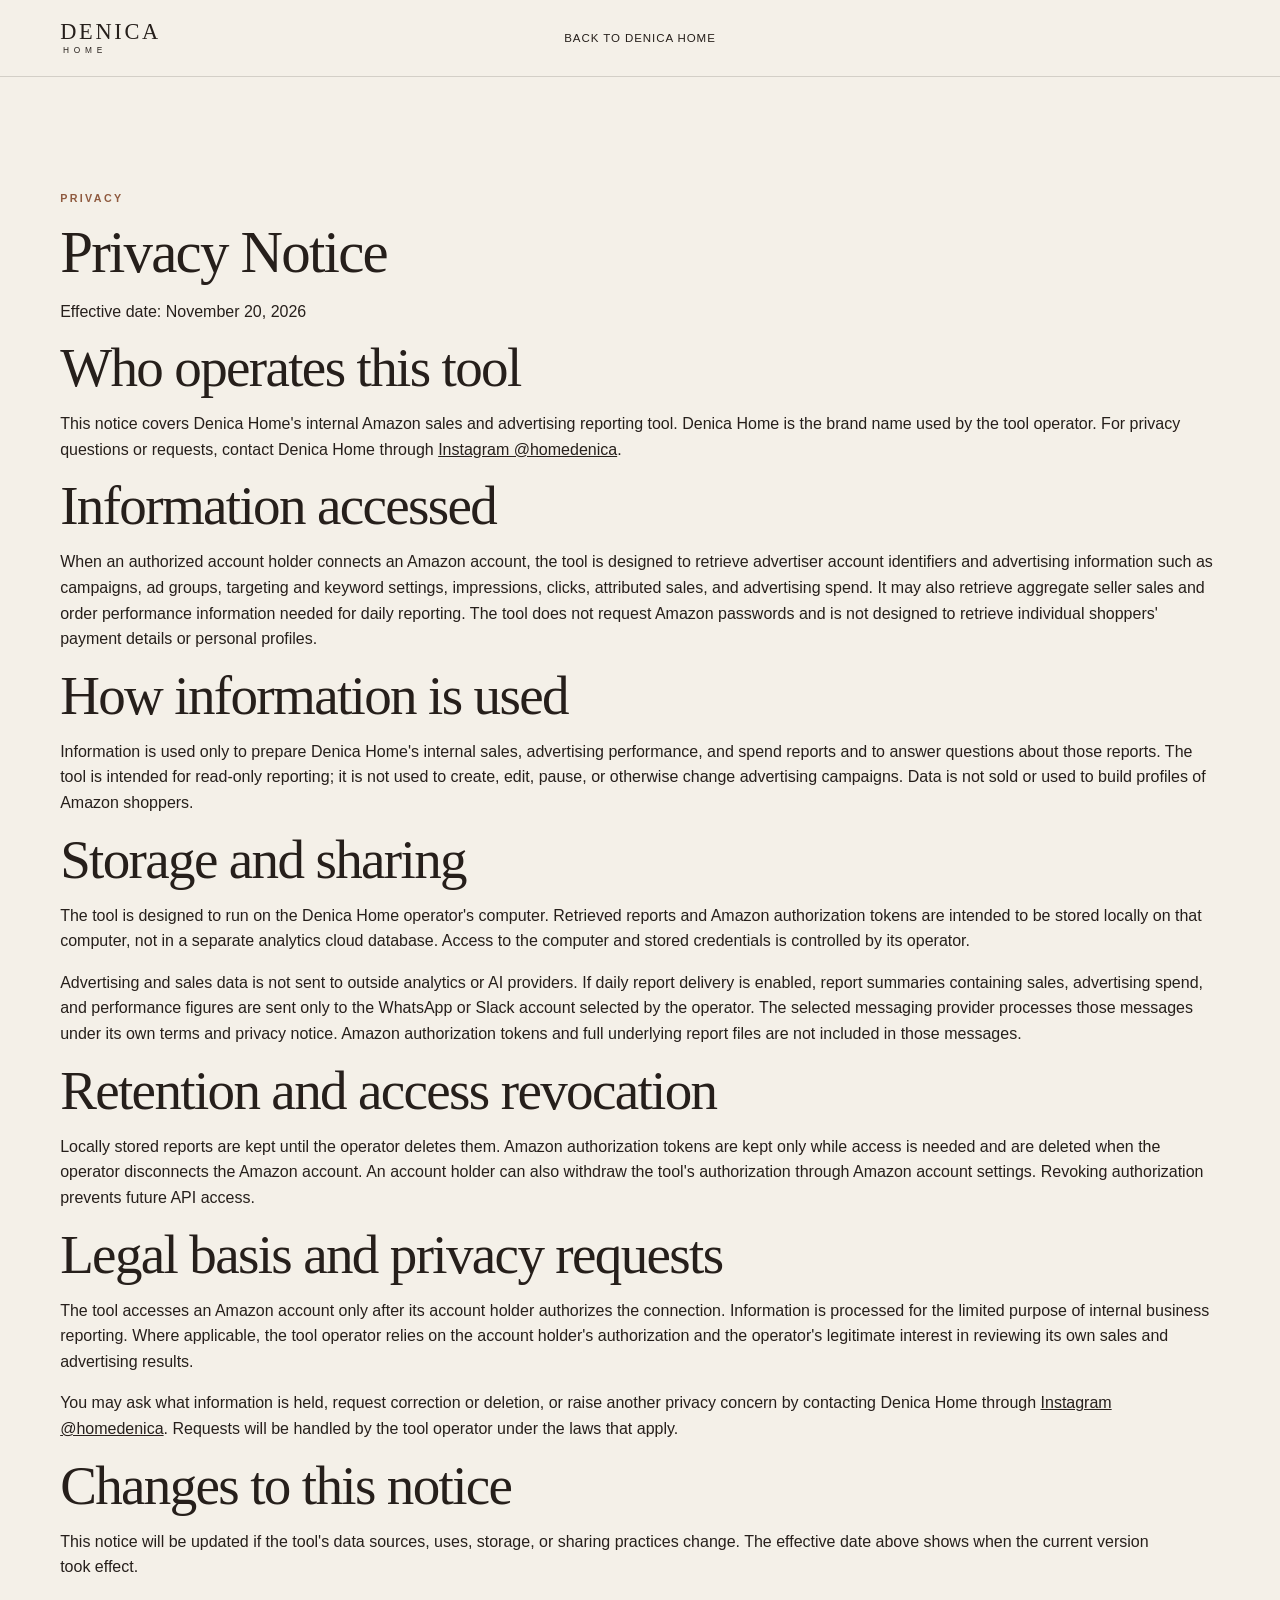
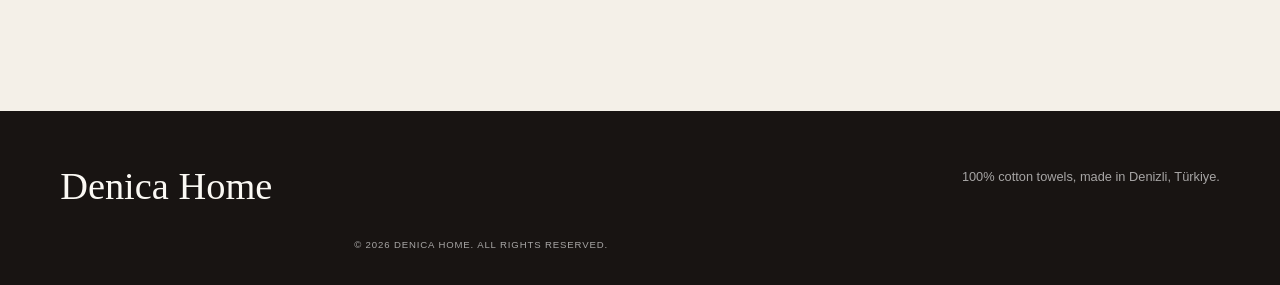
<file: privacy-policy.html>
<!doctype html>
<html lang="en">
  <head>
    <meta charset="UTF-8" />
    <meta name="viewport" content="width=device-width, initial-scale=1" />
    <title>Privacy Notice | Denica Home</title>
    <meta name="description" content="Privacy notice for Denica Home's internal Amazon sales and advertising reporting tool." />
    <link rel="canonical" href="https://denicahome.com/privacy-policy.html" />
    <link rel="stylesheet" href="styles.css" />
  </head>
  <body>
    <header class="site-header">
      <div class="nav-shell">
        <a class="wordmark" href="/" aria-label="Denica Home">
          <span>Denica</span>
          <small>Home</small>
        </a>
        <a class="nav-link-external" href="/">Back to Denica Home</a>
      </div>
    </header>

    <main id="main">
      <section class="section">
        <div class="container">
          <p class="kicker">Privacy</p>
          <h1>Privacy Notice</h1>
          <p>Effective date: November 20, 2026</p>

          <h2>Who operates this tool</h2>
          <p>
            This notice covers Denica Home's internal Amazon sales and advertising reporting tool.
            Denica Home is the brand name used by the tool operator. For privacy questions or requests,
            contact Denica Home through <a href="https://www.instagram.com/homedenica">Instagram @homedenica</a>.
          </p>

          <h2>Information accessed</h2>
          <p>
            When an authorized account holder connects an Amazon account, the tool is designed to
            retrieve advertiser account identifiers and advertising information such as campaigns,
            ad groups, targeting and keyword settings, impressions, clicks, attributed sales, and
            advertising spend. It may also retrieve aggregate seller sales and order performance
            information needed for daily reporting. The tool does not request Amazon passwords and
            is not designed to retrieve individual shoppers' payment details or personal profiles.
          </p>

          <h2>How information is used</h2>
          <p>
            Information is used only to prepare Denica Home's internal sales, advertising performance,
            and spend reports and to answer questions about those reports. The tool is intended for
            read-only reporting; it is not used to create, edit, pause, or otherwise change advertising
            campaigns. Data is not sold or used to build profiles of Amazon shoppers.
          </p>

          <h2>Storage and sharing</h2>
          <p>
            The tool is designed to run on the Denica Home operator's computer. Retrieved reports and
            Amazon authorization tokens are intended to be stored locally on that computer, not in a
            separate analytics cloud database. Access to the computer and stored credentials is
            controlled by its operator.
          </p>
          <p>
            Advertising and sales data is not sent to outside analytics or AI providers. If daily
            report delivery is enabled, report summaries containing sales, advertising spend, and
            performance figures are sent only to the WhatsApp or Slack account selected by the
            operator. The selected messaging provider processes those messages under its own terms
            and privacy notice. Amazon authorization tokens and full underlying report files are not
            included in those messages.
          </p>

          <h2>Retention and access revocation</h2>
          <p>
            Locally stored reports are kept until the operator deletes them. Amazon authorization
            tokens are kept only while access is needed and are deleted when the operator disconnects
            the Amazon account. An account holder can also withdraw the tool's authorization through
            Amazon account settings. Revoking authorization prevents future API access.
          </p>

          <h2>Legal basis and privacy requests</h2>
          <p>
            The tool accesses an Amazon account only after its account holder authorizes the
            connection. Information is processed for the limited purpose of internal business
            reporting. Where applicable, the tool operator relies on the account holder's authorization
            and the operator's legitimate interest in reviewing its own sales and advertising results.
          </p>
          <p>
            You may ask what information is held, request correction or deletion, or raise another
            privacy concern by contacting Denica Home through
            <a href="https://www.instagram.com/homedenica">Instagram @homedenica</a>. Requests will
            be handled by the tool operator under the laws that apply.
          </p>

          <h2>Changes to this notice</h2>
          <p>
            This notice will be updated if the tool's data sources, uses, storage, or sharing practices
            change. The effective date above shows when the current version took effect.
          </p>
        </div>
      </section>
    </main>

    <footer class="site-footer">
      <div class="container footer-inner">
        <a class="footer-wordmark" href="/">Denica Home</a>
        <p>100% cotton towels, made in Denizli, Türkiye.</p>
        <p class="copyright">© <span data-year>2026</span> Denica Home. All rights reserved.</p>
      </div>
    </footer>
  </body>
</html>
</file>
<file: styles.css>
:root {
  --ink: #261f1b;
  --ink-soft: #5f554e;
  --ivory: #f4f0e8;
  --paper: #fbf9f4;
  --sand: #e8dfd2;
  --clay: #8f5a3f;
  --clay-light: #dcbca6;
  --navy: #17293a;
  --line: rgba(38, 31, 27, 0.16);
  --line-light: rgba(255, 255, 255, 0.18);
  --serif: "Libre Caslon Display", Georgia, serif;
  --sans: "DM Sans", Arial, sans-serif;
  --max: 1440px;
  --pad: clamp(1.25rem, 4.7vw, 5.5rem);
  --section-space: clamp(4.5rem, 9vw, 8.5rem);
}

*, *::before, *::after { box-sizing: border-box; }

html {
  scroll-behavior: smooth;
  scroll-padding-top: 5.5rem;
}

body {
  margin: 0;
  min-width: 320px;
  overflow-x: hidden;
  background: var(--ivory);
  color: var(--ink);
  font-family: var(--sans);
  font-size: 1rem;
  line-height: 1.6;
  -webkit-font-smoothing: antialiased;
}

body.menu-open { overflow: hidden; }
img { display: block; max-width: 100%; height: auto; }
picture { display: block; }
a { color: inherit; }
button { font: inherit; }
button, a { -webkit-tap-highlight-color: transparent; }
::selection { background: var(--ink); color: var(--paper); }
:focus-visible { outline: 2px solid var(--clay); outline-offset: 3px; }

.sr-only {
  position: absolute;
  width: 1px;
  height: 1px;
  padding: 0;
  margin: -1px;
  overflow: hidden;
  clip: rect(0, 0, 0, 0);
  white-space: nowrap;
  border: 0;
}

.skip-link {
  position: fixed;
  top: 0.75rem;
  left: 0.75rem;
  z-index: 1000;
  padding: 0.7rem 1rem;
  transform: translateY(-160%);
  background: var(--ink);
  color: white;
  text-decoration: none;
}

.skip-link:focus { transform: translateY(0); }

.container { width: min(100%, var(--max)); margin-inline: auto; padding-inline: var(--pad); }
.section { padding-block: var(--section-space); }

/* Type */

h1, h2, h3 { margin: 0; font-family: var(--serif); font-weight: 400; text-wrap: balance; }
h1, h2 { letter-spacing: -0.03em; line-height: 1; }
h1 { font-size: clamp(2.75rem, 4.6vw, 5.4rem); }
h2 { font-size: clamp(2.3rem, 4.3vw, 4.3rem); }
h1 em, h2 em { color: var(--clay); font-weight: 400; }
p { text-wrap: pretty; }

.kicker {
  margin: 0 0 1.1rem;
  color: var(--clay);
  font-size: 0.67rem;
  font-weight: 600;
  letter-spacing: 0.22em;
  line-height: 1.3;
  text-transform: uppercase;
}

.button {
  min-height: 3.4rem;
  padding: 0.95rem 1.5rem;
  display: inline-flex;
  align-items: center;
  justify-content: center;
  gap: 0.65rem;
  border: 1px solid transparent;
  font-size: 0.69rem;
  font-weight: 600;
  letter-spacing: 0.13em;
  text-decoration: none;
  text-transform: uppercase;
  transition: transform 180ms ease, background 180ms ease, color 180ms ease;
}

.button:hover, .button:focus-visible { transform: translateY(-2px); }
.button-dark { background: var(--ink); color: var(--paper); }
.button-dark:hover, .button-dark:focus-visible { background: var(--clay); }
.button-light { background: var(--paper); color: var(--ink); }
.button-light:hover, .button-light:focus-visible { background: var(--sand); }

.text-link {
  display: inline-flex;
  align-items: center;
  gap: 0.5rem;
  border-bottom: 1px solid currentColor;
  font-size: 0.71rem;
  font-weight: 600;
  letter-spacing: 0.1em;
  line-height: 2;
  text-decoration: none;
  text-transform: uppercase;
  white-space: nowrap;
}

.text-link span { transition: transform 180ms ease; }
.text-link:hover span { transform: translate(2px, -2px); }
.text-link-light { color: var(--paper); }

/* Header */

.site-header {
  position: sticky;
  top: 0;
  z-index: 100;
  background: var(--ivory);
  border-bottom: 1px solid var(--line);
  transition: box-shadow 220ms ease;
}

.site-header.is-sticky { box-shadow: 0 12px 30px rgba(38, 31, 27, 0.07); }

.nav-shell {
  width: min(100%, var(--max));
  min-height: 4.75rem;
  margin: 0 auto;
  padding: 0 var(--pad);
  display: grid;
  grid-template-columns: 1fr auto 1fr;
  align-items: center;
  gap: 1rem;
}

.wordmark {
  justify-self: start;
  display: inline-flex;
  flex-direction: column;
  line-height: 0.78;
  text-decoration: none;
  text-transform: uppercase;
}

.wordmark span { font-family: var(--serif); font-size: 1.4rem; letter-spacing: 0.12em; }
.wordmark small { margin-top: 0.42rem; padding-left: 0.17rem; font-size: 0.52rem; font-weight: 500; letter-spacing: 0.58em; }

.site-nav { display: flex; align-items: center; gap: clamp(1.2rem, 2.6vw, 2.6rem); }

.site-nav a, .nav-link-external {
  position: relative;
  font-size: 0.72rem;
  font-weight: 500;
  letter-spacing: 0.08em;
  text-decoration: none;
  text-transform: uppercase;
}

.site-nav a::after, .nav-link-external::after {
  content: "";
  position: absolute;
  bottom: -0.4rem;
  left: 0;
  width: 100%;
  height: 1px;
  transform: scaleX(0);
  transform-origin: right;
  background: currentColor;
  transition: transform 200ms ease;
}

.site-nav a:hover::after, .site-nav a:focus-visible::after,
.nav-link-external:hover::after, .nav-link-external:focus-visible::after {
  transform: scaleX(1);
  transform-origin: left;
}

.nav-link-external { justify-self: end; }
.nav-link-external span, .nav-shop span { margin-left: 0.3rem; }
.menu-toggle { display: none; }

/* Hero (module 1) */

.hero { position: relative; }
.hero-media img { width: 100%; aspect-ratio: 1464 / 600; object-fit: cover; }

.hero-copy {
  width: min(100%, var(--max));
  margin: 0 auto;
  padding: clamp(2.5rem, 6vw, 4rem) var(--pad) clamp(3rem, 7vw, 4.5rem);
}

.hero-copy h1 { max-width: 13ch; }

.hero-intro {
  max-width: 34rem;
  margin: 1.5rem 0 0;
  color: var(--ink-soft);
  font-size: clamp(1rem, 1.2vw, 1.12rem);
  font-weight: 300;
  line-height: 1.7;
}

.hero-actions { margin-top: 2rem; display: flex; flex-wrap: wrap; align-items: center; gap: 1.25rem 1.8rem; }

.facts { border-top: 1px solid var(--line); border-bottom: 1px solid var(--line); }
.facts-list { margin-block: 0; display: grid; grid-template-columns: repeat(4, minmax(0, 1fr)); }
.facts-list div { padding: 1.5rem 1rem 1.5rem 0; }
.facts-list div + div { padding-left: clamp(1rem, 2.5vw, 2rem); border-left: 1px solid var(--line); }
.facts-list dt { font-family: var(--serif); font-size: clamp(1.35rem, 2.2vw, 1.9rem); line-height: 1.15; }
.facts-list dd { margin: 0.2rem 0 0; color: var(--ink-soft); font-size: 0.66rem; font-weight: 500; letter-spacing: 0.08em; text-transform: uppercase; }

/* Section heading */

.section-head {
  margin-bottom: clamp(2.5rem, 5vw, 4.5rem);
  display: grid;
  grid-template-columns: minmax(0, 1fr) minmax(0, 26rem);
  align-items: end;
  gap: 1.5rem 4rem;
}

.section-head h2 { max-width: 17ch; }
.section-head > p { margin: 0 0 0.35rem; color: var(--ink-soft); font-weight: 300; }

/* Details (module 2) */

.details { background: var(--paper); }

.feature-grid {
  margin: 0;
  padding: 0;
  display: grid;
  grid-template-columns: repeat(4, minmax(0, 1fr));
  gap: clamp(1.25rem, 2vw, 1.75rem);
  list-style: none;
}

.feature-card img { width: 100%; aspect-ratio: 4 / 3; object-fit: cover; }
.feature-card h3 { margin: 1.3rem 0 0.5rem; font-size: clamp(1.35rem, 1.8vw, 1.7rem); line-height: 1.15; }
.feature-card p { margin: 0; color: var(--ink-soft); font-size: 0.93rem; font-weight: 300; line-height: 1.65; }

/* Close-up hotspots (module 3) */

.closeup { background: var(--navy); color: var(--paper); }
.closeup .kicker { color: var(--clay-light); }
.closeup .section-head > p { color: rgba(255, 255, 255, 0.68); }

.closeup-figure { position: relative; margin: 0; }
.closeup-figure img { width: 100%; aspect-ratio: 1464 / 600; object-fit: cover; }

.pin {
  position: absolute;
  top: var(--y);
  left: var(--x);
  width: 2.4rem;
  height: 2.4rem;
  display: grid;
  place-items: center;
  transform: translate(-50%, -50%);
  border-radius: 50%;
  background: var(--paper);
  color: var(--ink);
  font-size: 0.78rem;
  font-weight: 600;
  box-shadow: 0 6px 18px rgba(0, 0, 0, 0.28);
  transition: transform 200ms ease, background 200ms ease, color 200ms ease;
}

.pin::before {
  content: "";
  position: absolute;
  inset: -0.45rem;
  border: 1px solid rgba(251, 249, 244, 0.8);
  border-radius: 50%;
  animation: pin-pulse 2.6s ease-out infinite;
}

@keyframes pin-pulse {
  0% { transform: scale(0.7); opacity: 1; }
  80%, 100% { transform: scale(1.35); opacity: 0; }
}

.pin.is-active { background: var(--clay); color: var(--paper); transform: translate(-50%, -50%) scale(1.12); }

.closeup-list {
  margin: clamp(2rem, 4vw, 3rem) 0 0;
  padding: 0;
  display: grid;
  grid-template-columns: repeat(4, minmax(0, 1fr));
  gap: 1.5rem clamp(1rem, 2vw, 1.75rem);
  list-style: none;
}

.closeup-list li { padding-top: 1.4rem; display: grid; grid-template-columns: auto 1fr; gap: 0.9rem; border-top: 1px solid var(--line-light); }

.closeup-num {
  width: 1.9rem;
  height: 1.9rem;
  display: grid;
  place-items: center;
  border: 1px solid rgba(255, 255, 255, 0.4);
  border-radius: 50%;
  font-size: 0.7rem;
  font-weight: 600;
  transition: background 200ms ease, color 200ms ease;
}

.closeup-list li.is-active .closeup-num { border-color: var(--paper); background: var(--paper); color: var(--ink); }
.closeup-list h3 { margin: 0.1rem 0 0.4rem; font-size: 1.3rem; line-height: 1.2; }
.closeup-list p { margin: 0; color: rgba(255, 255, 255, 0.68); font-size: 0.9rem; font-weight: 300; }

/* Collection tabs (module 4) */

.tab-list { display: none; }
.js .tab-list { margin-bottom: 1.5rem; display: flex; flex-wrap: wrap; gap: 0.5rem; }

.tab {
  min-height: 2.9rem;
  padding: 0.6rem 1.25rem;
  border: 1px solid var(--line);
  border-radius: 999px;
  background: transparent;
  color: var(--ink);
  cursor: pointer;
  font-size: 0.7rem;
  font-weight: 600;
  letter-spacing: 0.1em;
  text-transform: uppercase;
  transition: background 180ms ease, color 180ms ease, border-color 180ms ease;
}

.tab:hover { border-color: var(--ink); }
.tab[aria-selected="true"] { border-color: var(--ink); background: var(--ink); color: var(--paper); }

.tab-panel { position: relative; background: var(--paper); }
.tab-panel + .tab-panel { margin-top: 2rem; }
.js .tab-panel + .tab-panel { margin-top: 0; }
.panel-media img { width: 100%; aspect-ratio: 1464 / 600; object-fit: cover; }

.panel-copy { padding: clamp(1.75rem, 4vw, 2.5rem); }
.panel-copy .kicker { margin-bottom: 0.8rem; }
.panel-copy h3 { font-size: clamp(2.2rem, 3.4vw, 3.4rem); letter-spacing: -0.02em; line-height: 1; }
.panel-meta { margin: 0.7rem 0 0; color: var(--ink-soft); font-size: 0.68rem; font-weight: 600; letter-spacing: 0.1em; text-transform: uppercase; }
.panel-body { max-width: 30rem; margin: 1rem 0 0; color: var(--ink-soft); font-weight: 300; }

.shop-row { margin-top: 1.4rem; padding-top: 1.2rem; border-top: 1px solid var(--line); }
.shop-label { margin: 0 0 0.7rem; color: var(--ink-soft); font-size: 0.64rem; font-weight: 600; letter-spacing: 0.14em; text-transform: uppercase; }
.swatch-links { margin: 0; padding: 0; display: flex; flex-wrap: wrap; gap: 0.5rem; list-style: none; }

.swatch-link {
  min-height: 2.6rem;
  padding: 0.4rem 0.95rem 0.4rem 0.45rem;
  display: inline-flex;
  align-items: center;
  gap: 0.55rem;
  border: 1px solid var(--line);
  border-radius: 999px;
  background: var(--paper);
  font-size: 0.8rem;
  font-weight: 500;
  text-decoration: none;
  transition: border-color 180ms ease, transform 180ms ease;
}

.swatch-link:hover, .swatch-link:focus-visible { border-color: var(--ink); transform: translateY(-1px); }
.swatch { width: 1.4rem; height: 1.4rem; flex: 0 0 auto; border-radius: 50%; box-shadow: inset 0 0 0 1px rgba(38, 31, 27, 0.22); }
.swatch-white { background: #f7f6f2; }
.swatch-gray { background: #4a4a4c; }
.swatch-navy { background: #1d2b52; }

/* Compare (module 6) */

.compare { background: var(--paper); }
.table-wrap { overflow-x: auto; border-top: 1px solid var(--ink); -webkit-overflow-scrolling: touch; }
.compare-table { width: 100%; min-width: 46rem; border-collapse: collapse; table-layout: fixed; }
.col-feature { width: 9rem; }

.compare-table th, .compare-table td {
  padding: 1rem 0.9rem;
  border-bottom: 1px solid var(--line);
  font-size: 0.93rem;
  text-align: left;
  vertical-align: top;
}

.compare-table thead th { padding-top: 1.5rem; font-family: var(--serif); font-size: 1.3rem; font-weight: 400; line-height: 1.15; vertical-align: bottom; }
.compare-table thead img { width: 100%; margin-bottom: 0.9rem; aspect-ratio: 4 / 3; object-fit: cover; }

.compare-table th[scope="row"] {
  color: var(--ink-soft);
  font-size: 0.64rem;
  font-weight: 600;
  letter-spacing: 0.12em;
  text-transform: uppercase;
}

.compare-table th[scope="row"], .compare-table thead th:first-child { position: sticky; left: 0; z-index: 1; background: var(--paper); }
.compare-table small { color: var(--ink-soft); font-size: 0.8rem; }
.compare-table tfoot th, .compare-table tfoot td { padding-top: 1.3rem; border-bottom: 0; }

/* Care (module 5) */

.care { background: var(--sand); }
.care-layout { display: grid; grid-template-columns: minmax(0, 1fr) minmax(0, 1fr); align-items: center; gap: clamp(2.5rem, 7vw, 7rem); }
.care-media img { width: 100%; aspect-ratio: 4 / 3; object-fit: cover; }
.care-copy h2 { max-width: 14ch; }

.care-steps { margin: 2.2rem 0 0; padding: 0; border-top: 1px solid rgba(38, 31, 27, 0.25); counter-reset: step; list-style: none; }
.care-steps li { padding: 1.1rem 0; display: grid; grid-template-columns: 2.6rem 1fr; border-bottom: 1px solid rgba(38, 31, 27, 0.25); counter-increment: step; }
.care-steps li::before { content: "0" counter(step); padding-top: 0.45rem; color: var(--clay); font-size: 0.68rem; font-weight: 600; letter-spacing: 0.1em; }
.care-steps strong { display: block; font-family: var(--serif); font-size: 1.35rem; font-weight: 400; line-height: 1.3; }
.care-steps span { color: var(--ink-soft); font-size: 0.93rem; font-weight: 300; }
.care-note { margin: 1.2rem 0 0; color: var(--ink-soft); font-size: 0.8rem; }

/* FAQ (module 7) */

.faq { position: relative; background: var(--sand); }
.faq-media img { width: 100%; aspect-ratio: 16 / 9; object-fit: cover; object-position: 80% center; }
.faq > .container { padding-block: 0 var(--section-space); }
.faq-card { position: relative; margin-top: -3rem; padding: clamp(2rem, 5vw, 3.5rem); background: var(--paper); box-shadow: 0 24px 60px rgba(38, 31, 27, 0.1); }
.faq-card h2 { margin-bottom: 1.8rem; }

.accordion { border-top: 1px solid var(--line); }
.accordion details { border-bottom: 1px solid var(--line); }

.accordion summary {
  position: relative;
  padding: 1.25rem 2.25rem 1.25rem 0;
  cursor: pointer;
  font-family: var(--serif);
  font-size: clamp(1.15rem, 1.7vw, 1.4rem);
  line-height: 1.3;
  list-style: none;
}

.accordion summary::-webkit-details-marker { display: none; }
.accordion summary::after { content: "+"; position: absolute; top: 1.1rem; right: 0.25rem; font-family: var(--sans); font-size: 1.2rem; font-weight: 300; }
.accordion details[open] summary::after { content: "−"; }
.accordion details p { max-width: 36rem; margin: -0.25rem 0 1.4rem; color: var(--ink-soft); font-weight: 300; }

/* Closing and footer */

.closing-section { min-height: 38rem; display: grid; grid-template-columns: 0.8fr 1.2fr; background: var(--ink); color: var(--paper); }
.closing-logo { display: grid; place-items: center; overflow: hidden; background: #fcf8f2; }
.closing-logo img { width: min(78%, 27rem); mix-blend-mode: multiply; }
.closing-copy { padding: clamp(3.5rem, 9vw, 8rem); display: flex; flex-direction: column; align-items: flex-start; justify-content: center; }
.closing-copy .kicker { color: var(--clay-light); }
.closing-copy h2 { font-size: clamp(2.8rem, 5.6vw, 6rem); }
.closing-copy > p:not(.kicker) { max-width: 30rem; margin: 1.8rem 0 2.2rem; color: rgba(255, 255, 255, 0.62); font-weight: 300; }
.closing-actions { display: flex; flex-wrap: wrap; align-items: center; gap: 1.25rem 1.8rem; }

.site-footer { background: #181412; color: rgba(255, 255, 255, 0.62); }
.footer-inner { padding-block: 3.5rem 2rem; display: grid; grid-template-columns: 1fr 1fr; gap: 2rem 4rem; }
.footer-wordmark { color: var(--paper); font-family: var(--serif); font-size: clamp(1.8rem, 3vw, 2.6rem); line-height: 1; text-decoration: none; }
.footer-inner > p { max-width: 24rem; justify-self: end; margin: 0; font-size: 0.8rem; text-align: right; }
.footer-links { display: flex; flex-wrap: wrap; gap: 1rem 1.8rem; }
.footer-links a { color: rgba(255, 255, 255, 0.72); font-size: 0.64rem; font-weight: 500; letter-spacing: 0.11em; text-decoration: none; text-transform: uppercase; }
.footer-inner .copyright { align-self: end; font-size: 0.6rem; letter-spacing: 0.09em; text-transform: uppercase; }

/* Reveal */

.reveal { opacity: 1; transform: none; }
.js .reveal { opacity: 0; transform: translateY(1.3rem); transition: opacity 700ms ease, transform 700ms cubic-bezier(0.2, 0.7, 0.2, 1); }
.js .reveal.is-visible { opacity: 1; transform: translateY(0); }

/* Wide: overlay copy on photography */

@media (min-width: 1080px) {
  .hero::after {
    content: "";
    position: absolute;
    inset: 0;
    z-index: 1;
    pointer-events: none;
    background: linear-gradient(90deg, rgba(244, 240, 232, 0.94) 0%, rgba(244, 240, 232, 0.78) 26%, rgba(244, 240, 232, 0) 50%);
  }

  .hero-copy {
    position: absolute;
    inset: 0;
    z-index: 2;
    display: flex;
    flex-direction: column;
    align-items: flex-start;
    justify-content: center;
    padding-block: 0;
  }

  .hero-intro { max-width: min(31rem, 34vw); }

  .tab-panel { background: none; }

  .panel-copy {
    position: absolute;
    top: 50%;
    left: clamp(1.5rem, 3vw, 3rem);
    width: min(27rem, 38%);
    transform: translateY(-50%);
    background: rgba(251, 249, 244, 0.95);
    box-shadow: 0 20px 50px rgba(38, 31, 27, 0.12);
  }

  .faq { padding-block: var(--section-space); overflow: hidden; }
  .faq-media { position: absolute; inset: 0; }
  .faq-media img { height: 100%; aspect-ratio: auto; object-position: 85% center; }
  .faq > .container { position: relative; padding-block: 0; }
  .faq-card { width: min(40rem, 52%); margin-top: 0; }
}

@media (max-width: 1080px) {
  .section-head { grid-template-columns: 1fr; }
  .feature-grid, .closeup-list { grid-template-columns: repeat(2, minmax(0, 1fr)); }
  .feature-grid { row-gap: 2.5rem; }
}

@media (max-width: 820px) {
  html { scroll-padding-top: 4.75rem; }
  .nav-shell { min-height: 4.5rem; grid-template-columns: 1fr auto; }
  .menu-toggle { position: relative; z-index: 102; width: 2.75rem; height: 2.75rem; padding: 0; display: grid; place-content: center; gap: 0.38rem; border: 0; background: transparent; color: var(--ink); cursor: pointer; }
  .menu-toggle span:not(.sr-only) { width: 1.45rem; height: 1px; display: block; background: currentColor; transition: transform 200ms ease; }
  .menu-toggle[aria-expanded="true"] span:not(.sr-only):nth-of-type(2) { transform: translateY(0.22rem) rotate(45deg); }
  .menu-toggle[aria-expanded="true"] span:not(.sr-only):nth-of-type(3) { transform: translateY(-0.22rem) rotate(-45deg); }
  .site-nav { position: fixed; inset: 0; z-index: 101; padding: 7rem var(--pad) 3rem; display: flex; flex-direction: column; align-items: flex-start; justify-content: center; gap: 1.25rem; transform: translateY(-105%); visibility: hidden; background: var(--ivory); transition: transform 320ms cubic-bezier(0.5, 0, 0.2, 1), visibility 320ms; }
  .site-nav.is-open { transform: translateY(0); visibility: visible; }
  .site-nav a { font-family: var(--serif); font-size: clamp(2.6rem, 11vw, 4.5rem); font-weight: 400; letter-spacing: -0.03em; text-transform: none; }
  .nav-link-external { display: none; }
  .facts-list { grid-template-columns: repeat(2, minmax(0, 1fr)); }
  .facts-list div:nth-child(3) { padding-left: 0; border-left: 0; }
  .facts-list div:nth-child(-n + 2) { border-bottom: 1px solid var(--line); }
  .care-layout { grid-template-columns: 1fr; }
  .closing-section { grid-template-columns: 1fr; }
  .closing-logo { min-height: 24rem; }
}

@media (max-width: 760px) {
  .hero-media img, .closeup-figure img, .panel-media img { aspect-ratio: 4 / 3; }
  .pin { top: var(--my); left: var(--mx); width: 2.1rem; height: 2.1rem; }
}

@media (max-width: 580px) {
  .hero-actions { flex-direction: column; align-items: flex-start; }
  .feature-grid, .closeup-list { grid-template-columns: 1fr; }
  .faq-card { margin-top: -2rem; }
  .accordion summary { font-size: 1.12rem; }
  .closing-logo { min-height: 20rem; }
  .closing-copy { padding: 4.5rem var(--pad); }
  .footer-inner { grid-template-columns: 1fr; }
  .footer-inner > p { justify-self: start; text-align: left; }
}

@media (prefers-reduced-motion: reduce) {
  *, *::before, *::after { scroll-behavior: auto !important; animation-duration: 0.01ms !important; animation-iteration-count: 1 !important; transition-duration: 0.01ms !important; }
  .js .reveal { opacity: 1; transform: none; }
}
</file>
